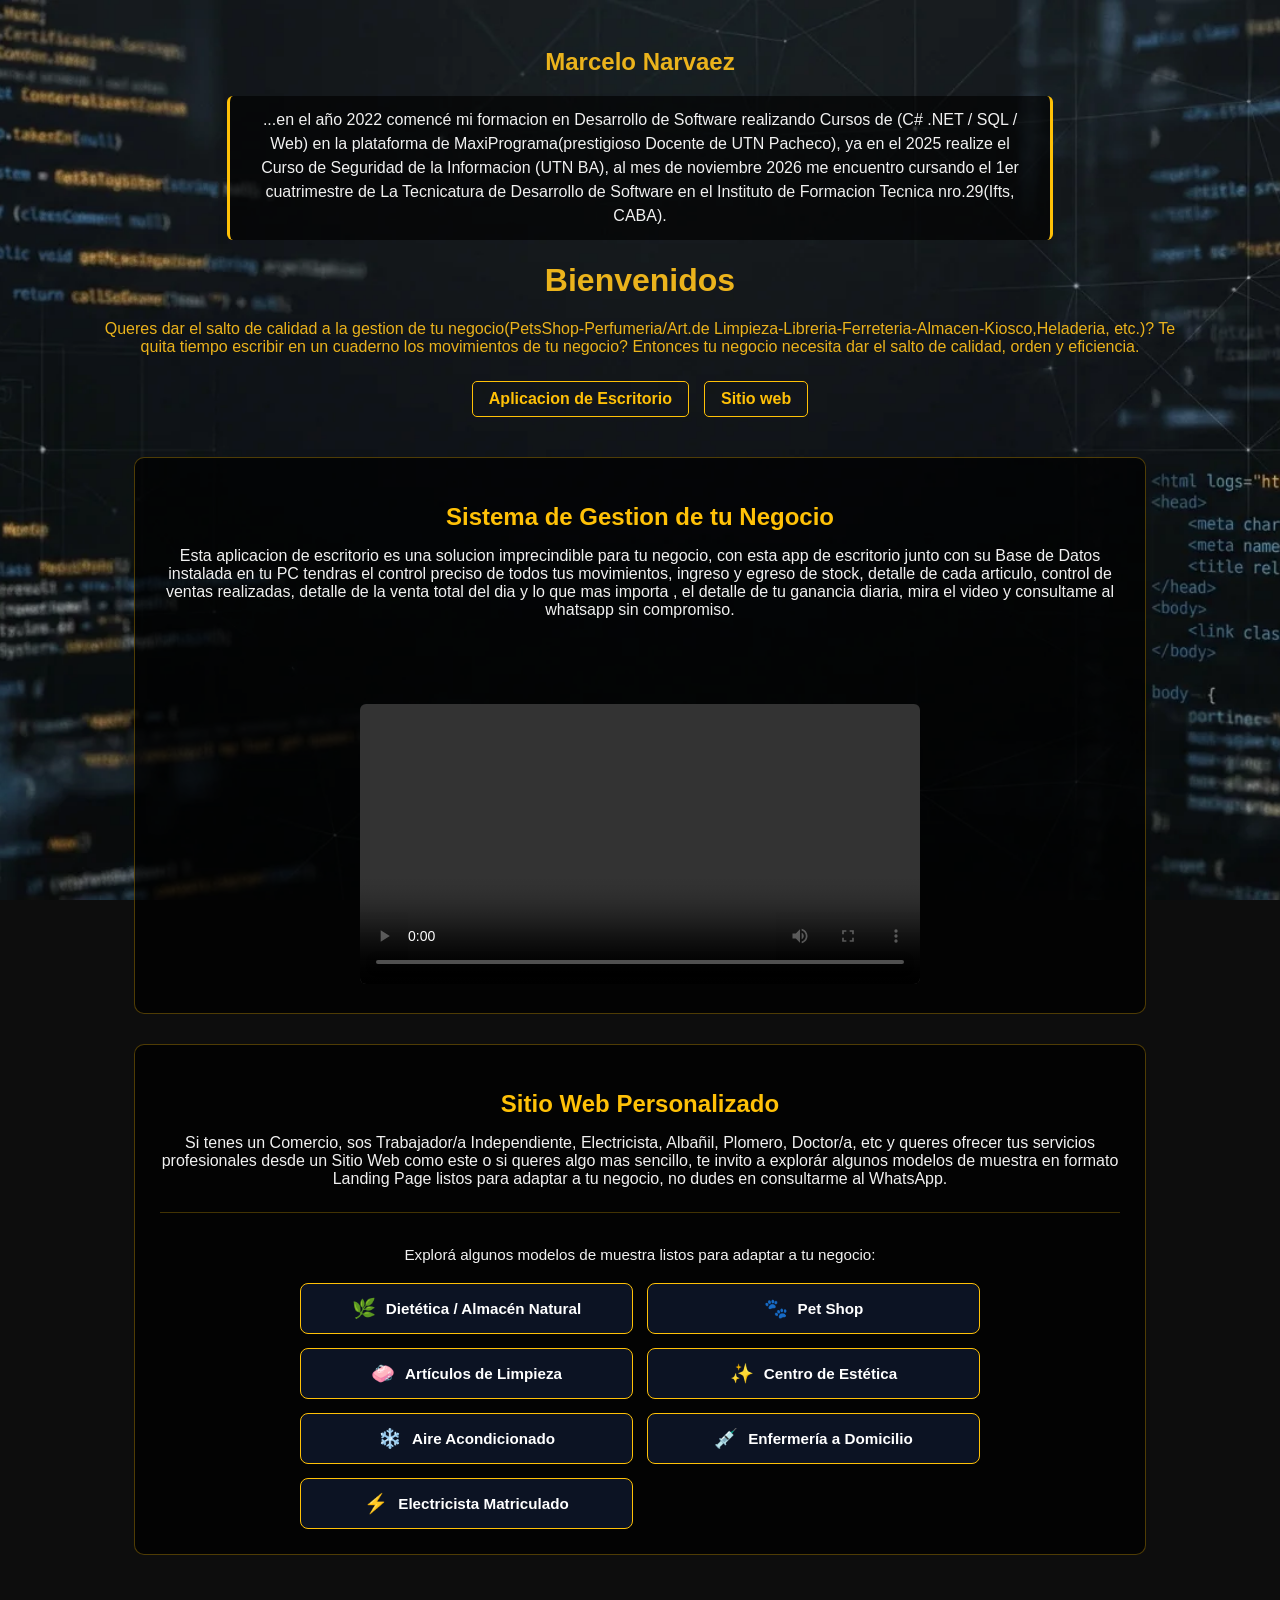
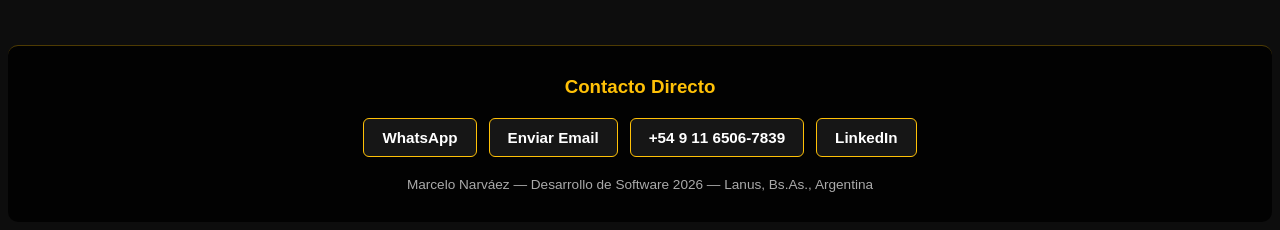
<file: index.html>
<!DOCTYPE html>
<html lang="es">
<head>
    <meta charset="UTF-8">
    <!-- Google Tag Manager (GTM-WVJ5GD9F) -->
    <script async src="https://www.googletagmanager.com/gtag/js?id=GTM-WVJ5GD9F"></script>
    <script>
        window.dataLayer = window.dataLayer || [];
        function gtag() { dataLayer.push(arguments); }
        gtag('js', new Date());
        gtag('config', 'GTM-WVJ5GD9F');
    </script>
    <meta http-equiv="X-UA-Compatible" content="IE=edge">
    <meta name="viewport" content="width=device-width, initial-scale=1.0">

     <!-- Cabeceras de Seguridad (Hardening HTTP en cliente) -->
    <!--<meta http-equiv="Content-Security-Policy" content="default-src 'self'; style-src 'self' https://fonts.googleapis.com; font-src 'self' https://fonts.gstatic.com; media-src 'self'; img-src 'self';">-->
    <meta http-equiv="Content-Security-Policy" content="default-src 'self'; script-src 'self' 'unsafe-inline' https://www.googletagmanager.com; connect-src 'self' https://www.google-analytics.com https://region1.google-analytics.com https://www.googletagmanager.com; img-src 'self' data: https://www.google-analytics.com https://www.googletagmanager.com; style-src 'self' 'unsafe-inline' https://fonts.googleapis.com; font-src 'self' https://fonts.gstatic.com;">
    <meta http-equiv="X-Content-Type-Options" content="nosniff">
    <meta name="referrer" content="strict-origin-when-cross-origin">

    <title>Web Marcelo Narvaez</title>
    <link rel="preconnect" href="https://fonts.googleapis.com">
        <link href="https://fonts.googleapis.com/css2?family=Share+Tech+Mono&display=swap" rel="stylesheet">
    <link rel="stylesheet" href="styles.css?v=3"/>
    
</head>
<body>
    <div class="group">
        <header>
           <h2>Marcelo Narvaez</h2>
                <p class="resena">
                 ...en el año 2022 comencé mi formacion en Desarrollo de Software realizando Cursos de (C# .NET / SQL / Web) en la plataforma de MaxiPrograma(prestigioso Docente de UTN Pacheco), ya en el 2025 realize el Curso de Seguridad de la Informacion (UTN BA), al mes de noviembre 2026 me encuentro cursando el 1er cuatrimestre de La Tecnicatura de Desarrollo de Software en el Instituto de Formacion Tecnica nro.29(Ifts, CABA).
                </p>
           <h1>Bienvenidos</h1>
           <p class="resena1">
                 Queres dar el salto de calidad a la gestion de tu negocio(PetsShop-Perfumeria/Art.de Limpieza-Libreria-Ferreteria-Almacen-Kiosco,Heladeria, etc.)? Te quita tiempo escribir en un cuaderno los movimientos de tu negocio? Entonces tu negocio necesita dar el salto de calidad, orden y eficiencia.
           </p>

             <!-- Menú de navegación rápida hacia cada sección -->
            <nav class="menu">
                <a href="#aplicacion-de-escritorio">Aplicacion de Escritorio</a>
                <a href="#sitio-web">Sitio web</a>
            </nav>
        </header>

        <main>
            <!-- SECCIÓN 1: PROGRAMACIÓN -->
            <section id="aplicacion-de-escritorio" class="seccion-habilidad">
                <h2>Sistema de Gestion de tu Negocio</h2>
                <p>Esta aplicacion de escritorio es una solucion imprecindible para tu negocio, con esta app de escritorio junto con su Base de Datos instalada en tu PC tendras el control preciso de todos tus movimientos, ingreso y egreso de stock, detalle de cada articulo, control de ventas realizadas, detalle de la venta total del dia y lo que mas importa , el detalle de tu ganancia diaria, mira el video y consultame al whatsapp sin compromiso.</p>
                <div class="video">
                    <video width="560" height="315" controls preload="metadata">
                        <source src="videos/app_SistemaDeGestionDeTuNegocio.mp4" type="video/mp4">
                        Tu navegador no soporta la reproducción de video.
                    </video>
                </div>
            </section>

            <!-- SECCIÓN 2: SITIO WEB -->
            <section id="sitio-web" class="seccion-habilidad">
                <h2>Sitio Web Personalizado</h2>
                <p>Si tenes un Comercio, sos Trabajador/a Independiente, Electricista, Albañil, Plomero, Doctor/a, etc y queres ofrecer tus servicios profesionales desde un Sitio Web como este o si queres algo mas sencillo, te invito a explorár algunos modelos de muestra en formato Landing Page listos para adaptar a tu negocio, no dudes en consultarme al WhatsApp.</p>
            <div class="demos-container">
                        <p class="demos-subtitulo">Explorá algunos modelos de muestra listos para adaptar a tu negocio:</p>
                        <div class="demos-grid">

                            <a href="demos/dietetica.html" class="btn-demo">
                                <span class="demo-icono">🌿</span>
                                <span class="demo-texto">Dietética / Almacén Natural</span>
                            </a> 
                            
                            <a href="demos/petshop.html" class="btn-demo">
                                <span class="demo-icono">🐾</span>
                                <span class="demo-texto">Pet Shop</span>
                            </a>

                            <a href="demos/limpieza.html" class="btn-demo">
                                <span class="demo-icono">🧼</span>
                                <span class="demo-texto">Artículos de Limpieza</span>
                            </a>

                            <a href="demos/estetica.html" class="btn-demo">
                                <span class="demo-icono">✨</span>
                                <span class="demo-texto">Centro de Estética</span>
                            </a>

                            <a href="demos/climatizacion.html" class="btn-demo">
                                <span class="demo-icono">❄️</span>
                                <span class="demo-texto">Aire Acondicionado</span>
                            </a>
                            
                            <a href="demos/enfermeria.html" class="btn-demo">
                                <span class="demo-icono">💉</span>
                                <span class="demo-texto">Enfermería a Domicilio</span>
                            </a>

                            <a href="demos/electricista.html" class="btn-demo">
                                <span class="demo-icono">⚡</span>
                                <span class="demo-texto">Electricista Matriculado</span>
                            </a>

                        </div>
                    </div>
                
            </section>
     </div>
        </main>

    
       <footer class="footer">
                <h3>Contacto Directo</h3>
            <div class="contacto-links">
                <a href="https://wa.me/5491165067839?text=Hola%20Marcelo,%20vi%20tu%20pagina%20web%20y%20me%20gustaría%20contactarte." target="_blank" rel="noopener noreferrer" class="btn-contacto whatsapp">
                    WhatsApp
                </a>
                <a href="mailto:narvaeztmg@gmail.com?subject=Contacto%20desde%20Portfolio%20Web" class="btn-contacto email">
                    Enviar Email
                </a>
                <a href="tel:+5491165067839" class="btn-contacto telefono">
                    +54 9 11 6506-7839
                </a>
                <a href="https://www.linkedin.com/in/marcelonarvaeztapia/" target="_blank" rel="noopener noreferrer" class="btn-contacto linkedin">
                    LinkedIn
                </a>
            </div>
            <p class="copyright">Marcelo Narváez — Desarrollo de Software 2026 — Lanus, Bs.As., Argentina</p>
       </footer>
    </div>
    <script src="js/analytics.js" defer></script>
</body>
</html>
</file>
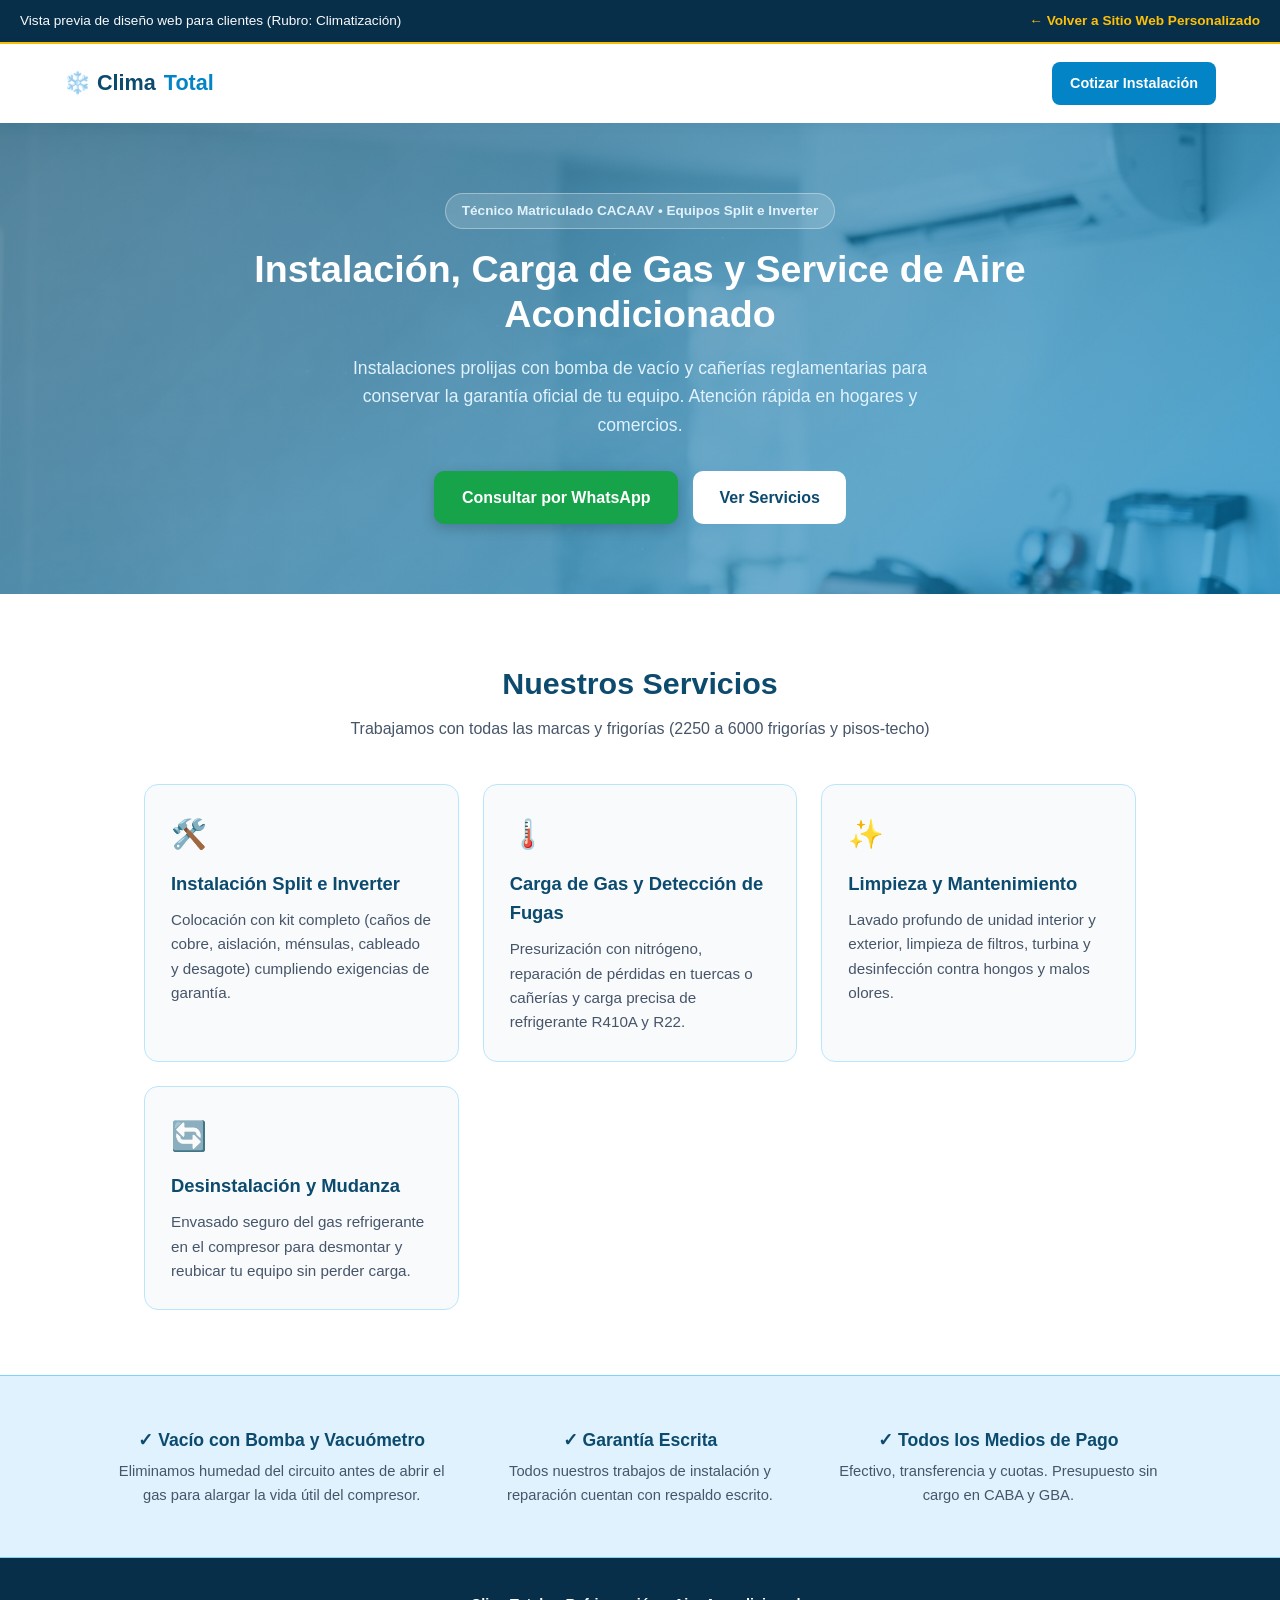
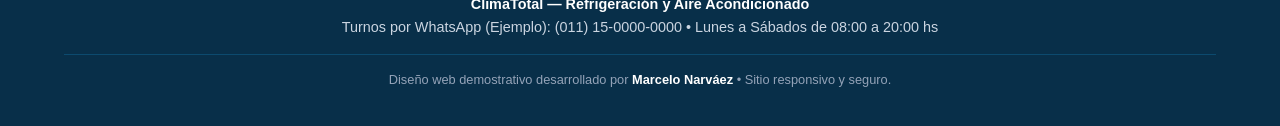
<file: demos/climatizacion.html>
<!DOCTYPE html>
<html lang="es">
<head>
    <meta charset="UTF-8">
    <meta name="viewport" content="width=device-width, initial-scale=1.0">
    <!-- Cabeceras de Seguridad -->
    <meta http-equiv="Content-Security-Policy" content="default-src 'self'; style-src 'self' 'unsafe-inline' https://fonts.googleapis.com; font-src 'self' https://fonts.gstatic.com; img-src 'self' data:;">
    <meta http-equiv="X-Content-Type-Options" content="nosniff">
    <meta name="referrer" content="strict-origin-when-cross-origin">
    
    <title>ClimaTotal | Instalación y Service de Aire Acondicionado - Muestra Web</title>
    <link rel="preconnect" href="https://fonts.googleapis.com">
    <link href="https://fonts.googleapis.com/css2?family=Plus+Jakarta+Sans:wght@400;600;700;800&display=swap" rel="stylesheet">
    
    <style>
        :root {
            --azul-profundo: #0c4a6e;
            --cian-frio: #0284c7;
            --cian-claro: #e0f2fe;
            --naranja-calor: #ea580c;
            --verde-wsp: #16a34a;
            --verde-wsp-hover: #15803d;
            --texto: #0f172a;
            --texto-suave: #475569;
            --blanco: #ffffff;
            --fondo-gris: #f8fafc;
        }

        * {
            box-sizing: border-box;
            margin: 0;
            padding: 0;
        }

        body {
            font-family: 'Plus Jakarta Sans', sans-serif;
            color: var(--texto);
            background-color: var(--blanco);
            line-height: 1.6;
        }

        /* Barra superior de demostración para tus clientes */
        .barra-demo {
            background-color: #082f49;
            color: #f8fafc;
            padding: 10px 20px;
            font-size: 0.85rem;
            display: flex;
            justify-content: space-between;
            align-items: center;
            flex-wrap: wrap;
            gap: 10px;
            border-bottom: 2px solid #ffc107;
        }

        .barra-demo a {
            color: #ffc107;
            text-decoration: none;
            font-weight: 700;
        }

        .barra-demo a:hover {
            text-decoration: underline;
        }

        /* Header */
        header {
            background-color: var(--blanco);
            padding: 18px 5%;
            display: flex;
            justify-content: space-between;
            align-items: center;
            box-shadow: 0 2px 12px rgba(12, 74, 110, 0.08);
            position: sticky;
            top: 0;
            z-index: 100;
        }

        .logo {
            font-size: 1.35rem;
            font-weight: 800;
            color: var(--azul-profundo);
            display: flex;
            align-items: center;
            gap: 8px;
        }

        .logo span {
            color: var(--cian-frio);
        }

        .btn-nav {
            background-color: var(--cian-frio);
            color: var(--blanco);
            padding: 10px 18px;
            border-radius: 8px;
            text-decoration: none;
            font-weight: 700;
            font-size: 0.9rem;
            transition: background 0.3s;
        }

        .btn-nav:hover {
            background-color: var(--azul-profundo);
        }

        /* Hero */
        .hero {
            background:
            linear-gradient(135deg, rgba(12, 74, 110, 0.62) 0%, rgba(2, 132, 199, 0.58) 100%),
            url('../img/img_TecnicoAireAcondicionado.webp') center / cover no-repeat;
        color: var(--blanco);
        padding: 70px 5%;
        text-align: center;
        }

        .badge-matriculado {
            display: inline-block;
            background-color: rgba(255, 255, 255, 0.15);
            color: #e0f2fe;
            border: 1px solid rgba(255, 255, 255, 0.35);
            padding: 6px 16px;
            border-radius: 50px;
            font-size: 0.85rem;
            font-weight: 600;
            margin-bottom: 18px;
        }

        .hero h1 {
            font-size: 2.35rem;
            font-weight: 800;
            max-width: 780px;
            margin: 0 auto 16px auto;
            line-height: 1.22;
        }

        .hero p {
            font-size: 1.1rem;
            color: #e0f2fe;
            max-width: 640px;
            margin: 0 auto 32px auto;
        }

        .cta-grupo {
            display: flex;
            justify-content: center;
            gap: 15px;
            flex-wrap: wrap;
        }

        .btn-wsp {
            background-color: var(--verde-wsp);
            color: var(--blanco);
            padding: 14px 28px;
            border-radius: 10px;
            text-decoration: none;
            font-weight: 700;
            font-size: 1rem;
            box-shadow: 0 4px 14px rgba(0, 0, 0, 0.2);
            transition: transform 0.2s, background 0.3s;
        }

        .btn-wsp:hover {
            background-color: var(--verde-wsp-hover);
            transform: translateY(-2px);
        }

        .btn-secundario {
            background-color: var(--blanco);
            color: var(--azul-profundo);
            padding: 14px 26px;
            border-radius: 10px;
            text-decoration: none;
            font-weight: 700;
            font-size: 1rem;
            transition: background 0.3s;
        }

        .btn-secundario:hover {
            background-color: var(--cian-claro);
        }

        /* Servicios */
        .seccion {
            padding: 65px 5%;
            max-width: 1120px;
            margin: 0 auto;
        }

        .encabezado-seccion {
            text-align: center;
            margin-bottom: 42px;
        }

        .encabezado-seccion h2 {
            font-size: 1.9rem;
            font-weight: 800;
            color: var(--azul-profundo);
            margin-bottom: 8px;
        }

        .encabezado-seccion p {
            color: var(--texto-suave);
        }

        .grid-servicios {
            display: grid;
            grid-template-columns: repeat(auto-fit, minmax(250px, 1fr));
            gap: 24px;
        }

        .card {
            background-color: var(--fondo-gris);
            border: 1px solid #bae6fd;
            border-radius: 14px;
            padding: 26px;
            transition: transform 0.25s, box-shadow 0.25s;
        }

        .card:hover {
            transform: translateY(-4px);
            box-shadow: 0 10px 24px rgba(2, 132, 199, 0.12);
        }

        .icono {
            font-size: 1.8rem;
            margin-bottom: 12px;
            display: inline-block;
        }

        .card h3 {
            font-size: 1.15rem;
            color: var(--azul-profundo);
            margin-bottom: 10px;
        }

        .card p {
            font-size: 0.95rem;
            color: var(--texto-suave);
        }

        /* Banda de Garantía de Fábrica */
        .banda-garantia {
            background-color: var(--cian-claro);
            padding: 50px 5%;
            border-top: 1px solid #7dd3fc;
            border-bottom: 1px solid #7dd3fc;
        }

        .grid-garantia {
            max-width: 1050px;
            margin: 0 auto;
            display: grid;
            grid-template-columns: repeat(auto-fit, minmax(250px, 1fr));
            gap: 25px;
            text-align: center;
        }

        .item-garantia h4 {
            color: var(--azul-profundo);
            font-size: 1.1rem;
            margin-bottom: 6px;
        }

        .item-garantia p {
            color: var(--texto-suave);
            font-size: 0.92rem;
        }

        /* Footer */
        footer {
            background-color: #082f49;
            color: #cbd5e1;
            text-align: center;
            padding: 35px 5%;
            font-size: 0.9rem;
        }

        footer strong {
            color: var(--blanco);
        }

        .aviso-demo {
            margin-top: 15px;
            padding-top: 15px;
            border-top: 1px solid #0c4a6e;
            font-size: 0.8rem;
            color: #94a3b8;
        }

        @media (max-width: 600px) {
            .hero h1 {
                font-size: 1.8rem;
            }
            .barra-demo {
                justify-content: center;
                text-align: center;
            }
        }
    </style>
</head>
<body>

    <!-- Barra superior de navegación hacia tu web de servicios -->
    <div class="barra-demo">
        <span>Vista previa de diseño web para clientes (Rubro: Climatización)</span>
        <a href="../index.html#sitio-web">← Volver a Sitio Web Personalizado</a>
    </div>

    <header>
        <div class="logo">❄️ Clima<span>Total</span></div>
        <a href="#contacto" class="btn-nav">Cotizar Instalación</a>
    </header>

    <section class="hero">
        <span class="badge-matriculado">Técnico Matriculado CACAAV • Equipos Split e Inverter</span>
        <h1>Instalación, Carga de Gas y Service de Aire Acondicionado</h1>
        <p>Instalaciones prolijas con bomba de vacío y cañerías reglamentarias para conservar la garantía oficial de tu equipo. Atención rápida en hogares y comercios.</p>
        <div class="cta-grupo">
            <a href="https://wa.me/5491100000000?text=Hola,%20quisiera%20pedir%20presupuesto%20por%20un%20aire%20acondicionado" target="_blank" rel="noopener noreferrer" class="btn-wsp">
                Consultar por WhatsApp
            </a>
            <a href="#servicios" class="btn-secundario">Ver Servicios</a>
        </div>
    </section>

    <section id="servicios" class="seccion">
        <div class="encabezado-seccion">
            <h2>Nuestros Servicios</h2>
            <p>Trabajamos con todas las marcas y frigorías (2250 a 6000 frigorías y pisos-techo)</p>
        </div>

        <div class="grid-servicios">
            <div class="card">
                <span class="icono">🛠️</span>
                <h3>Instalación Split e Inverter</h3>
                <p>Colocación con kit completo (caños de cobre, aislación, ménsulas, cableado y desagote) cumpliendo exigencias de garantía.</p>
            </div>

            <div class="card">
                <span class="icono">🌡️</span>
                <h3>Carga de Gas y Detección de Fugas</h3>
                <p>Presurización con nitrógeno, reparación de pérdidas en tuercas o cañerías y carga precisa de refrigerante R410A y R22.</p>
            </div>

            <div class="card">
                <span class="icono">✨</span>
                <h3>Limpieza y Mantenimiento</h3>
                <p>Lavado profundo de unidad interior y exterior, limpieza de filtros, turbina y desinfección contra hongos y malos olores.</p>
            </div>

            <div class="card">
                <span class="icono">🔄</span>
                <h3>Desinstalación y Mudanza</h3>
                <p>Envasado seguro del gas refrigerante en el compresor para desmontar y reubicar tu equipo sin perder carga.</p>
            </div>
        </div>
    </section>

    <section class="banda-garantia">
        <div class="grid-garantia">
            <div class="item-garantia">
                <h4>✓ Vacío con Bomba y Vacuómetro</h4>
                <p>Eliminamos humedad del circuito antes de abrir el gas para alargar la vida útil del compresor.</p>
            </div>
            <div class="item-garantia">
                <h4>✓ Garantía Escrita</h4>
                <p>Todos nuestros trabajos de instalación y reparación cuentan con respaldo escrito.</p>
            </div>
            <div class="item-garantia">
                <h4>✓ Todos los Medios de Pago</h4>
                <p>Efectivo, transferencia y cuotas. Presupuesto sin cargo en CABA y GBA.</p>
            </div>
        </div>
    </section>

    <footer id="contacto">
        <p><strong>ClimaTotal — Refrigeración y Aire Acondicionado</strong></p>
        <p>Turnos por WhatsApp (Ejemplo): (011) 15-0000-0000 • Lunes a Sábados de 08:00 a 20:00 hs</p>
        <div class="aviso-demo">
            Diseño web demostrativo desarrollado por <strong>Marcelo Narváez</strong> • Sitio responsivo y seguro.
        </div>
    </footer>

</body>
</html>
</file>
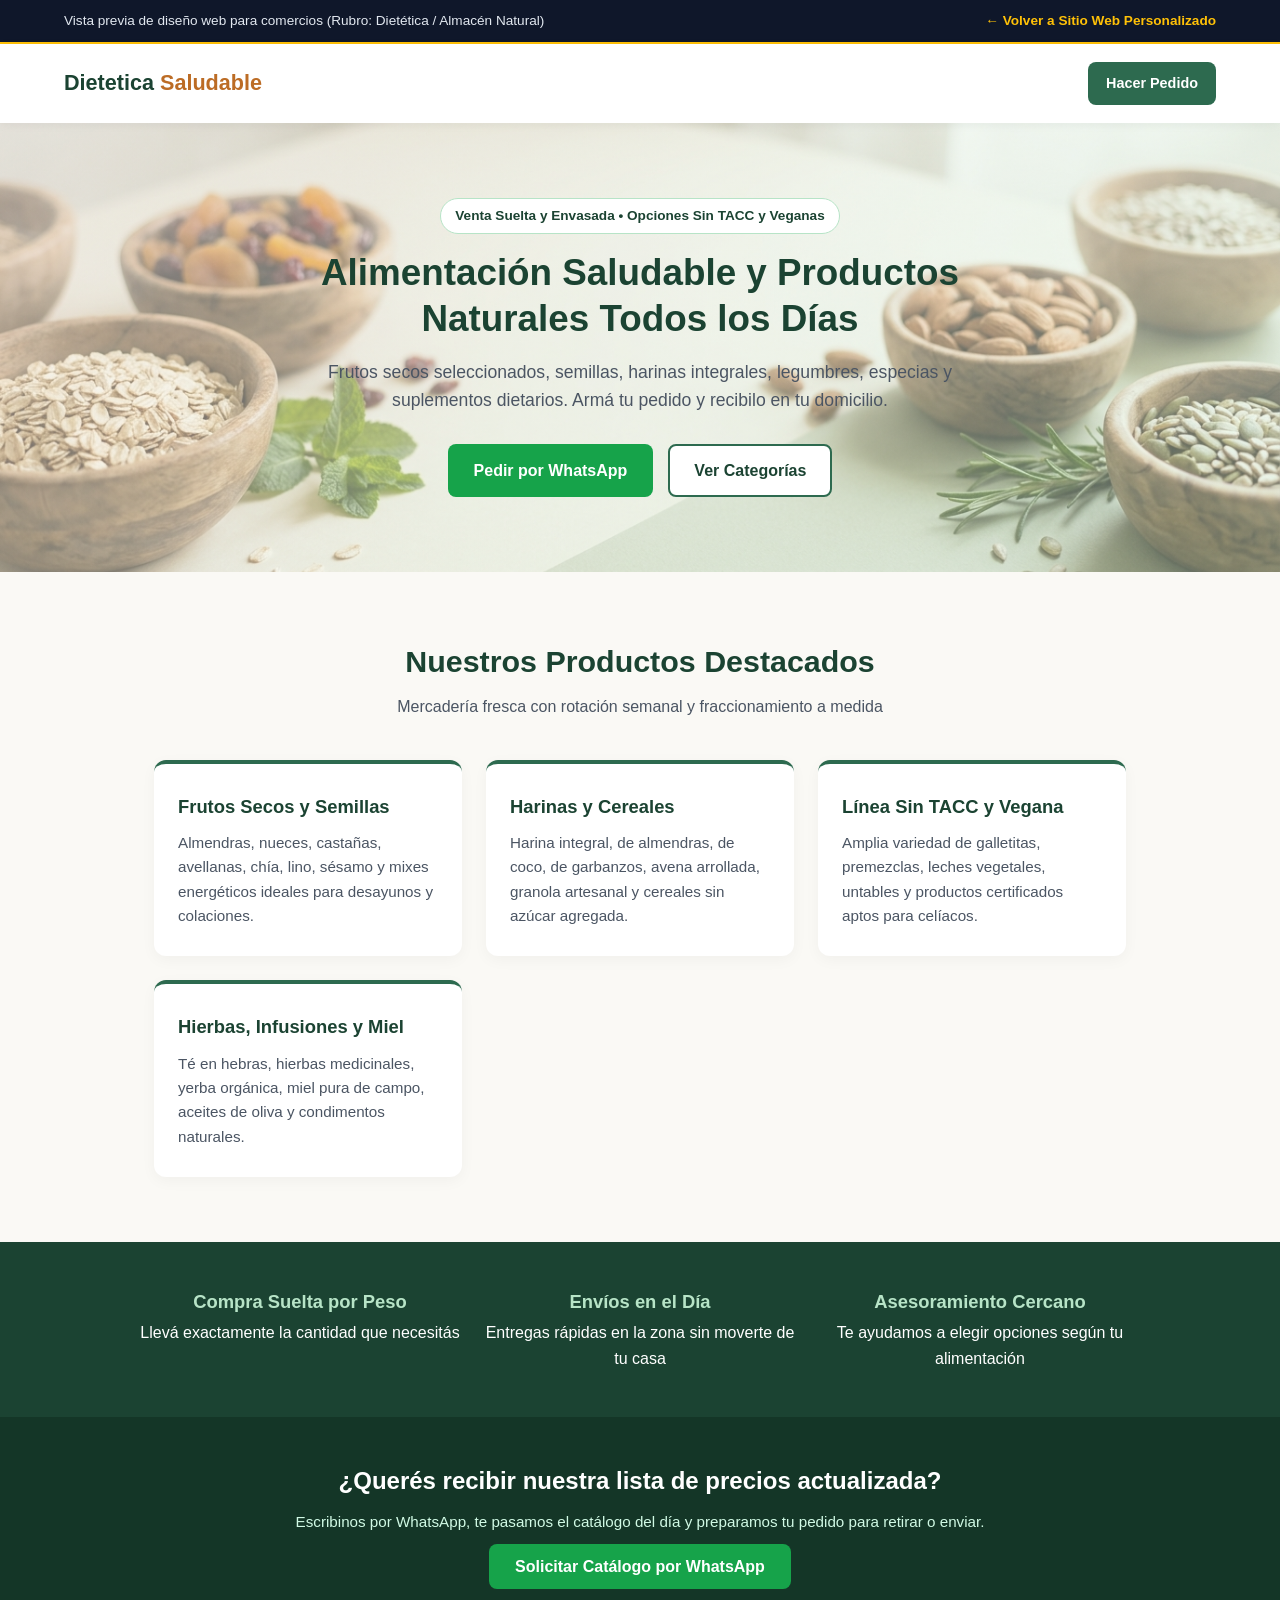
<file: demos/dietetica.html>
<!DOCTYPE html>
<html lang="es">
<head>
    <meta charset="UTF-8">
    <meta name="viewport" content="width=device-width, initial-scale=1.0">
    <meta http-equiv="Content-Security-Policy" content="default-src 'self'; style-src 'self' 'unsafe-inline' https://fonts.googleapis.com; font-src 'self' https://fonts.gstatic.com; img-src 'self' data:;">
    <title>Almacén Natural Raíces | Dietética y Productos Saludables</title>
    <meta name="description" content="Dietética y almacén natural. Frutos secos, harinas integrales, productos sin TACC, suplementos naturales y envíos a domicilio.">
    <link rel="preconnect" href="https://fonts.googleapis.com">
    <link rel="preconnect" href="https://fonts.gstatic.com" crossorigin>
    <link href="https://fonts.googleapis.com/css2?family=Plus+Jakarta+Sans:wght@400;600;700&display=swap" rel="stylesheet">
    <style>
        :root {
            --verde-bosque: #1b4332;
            --verde-hoja: #2d6a4f;
            --verde-claro: #d8f3dc;
            --crema: #faf9f5;
            --tierra: #bc6c25;
            --texto-oscuro: #1f2937;
            --texto-gris: #4b5563;
            --blanco: #ffffff;
        }

        * {
            box-sizing: border-box;
            margin: 0;
            padding: 0;
        }

        body {
            font-family: 'Plus Jakarta Sans', sans-serif;
            background-color: var(--crema);
            color: var(--texto-oscuro);
            line-height: 1.6;
        }

        /* Barra superior demo */
        .barra-demo {
            background-color: #0f172a;
            color: #e2e8f0;
            padding: 10px 5%;
            display: flex;
            justify-content: space-between;
            align-items: center;
            flex-wrap: wrap;
            gap: 10px;
            font-size: 0.85rem;
            border-bottom: 2px solid #ffc107;
        }

        .barra-demo a {
            color: #ffc107;
            text-decoration: none;
            font-weight: 700;
        }

        .barra-demo a:hover {
            text-decoration: underline;
        }

        /* Navegación */
        header {
            background-color: var(--blanco);
            padding: 18px 5%;
            display: flex;
            justify-content: space-between;
            align-items: center;
            box-shadow: 0 2px 10px rgba(0, 0, 0, 0.05);
            position: sticky;
            top: 0;
            z-index: 100;
        }

        .logo {
            font-size: 1.35rem;
            font-weight: 700;
            color: var(--verde-bosque);
        }

        .logo span {
            color: var(--tierra);
        }

        .btn-nav {
            background-color: var(--verde-hoja);
            color: var(--blanco);
            padding: 10px 18px;
            border-radius: 8px;
            text-decoration: none;
            font-weight: 600;
            font-size: 0.9rem;
            transition: background 0.3s;
        }

        .btn-nav:hover {
            background-color: var(--verde-bosque);
        }

        /* Hero con imagen de fondo traslúcida */
        .hero {
            background-image:
                linear-gradient(135deg, rgba(250, 249, 245, 0.48) 0%, rgba(216, 243, 220, 0.42) 100%),
                url('../img/img_dietetica.webp');
            background-position: center;
            background-size: cover;
            background-repeat: no-repeat;
            padding: 75px 5%;
            text-align: center;
        }

        .badge-rubro {
            display: inline-block;
            background-color: var(--blanco);
            color: var(--verde-bosque);
            border: 1px solid #b7e4c7;
            padding: 6px 14px;
            border-radius: 20px;
            font-size: 0.85rem;
            font-weight: 600;
            margin-bottom: 16px;
        }

        .hero h1 {
            font-size: 2.3rem;
            color: var(--verde-bosque);
            max-width: 750px;
            margin: 0 auto 16px auto;
            line-height: 1.25;
        }

        .hero p {
            font-size: 1.1rem;
            color: var(--texto-gris);
            max-width: 630px;
            margin: 0 auto 30px auto;
        }

        .botones-hero {
            display: flex;
            justify-content: center;
            gap: 15px;
            flex-wrap: wrap;
        }

        .btn-wsp {
            background-color: #16a34a;
            color: var(--blanco);
            padding: 14px 26px;
            border-radius: 8px;
            text-decoration: none;
            font-weight: 700;
            transition: transform 0.2s, background 0.3s;
        }

        .btn-wsp:hover {
            background-color: #15803d;
            transform: translateY(-2px);
        }

        .btn-secundario {
            background-color: var(--blanco);
            color: var(--verde-bosque);
            border: 2px solid var(--verde-hoja);
            padding: 12px 24px;
            border-radius: 8px;
            text-decoration: none;
            font-weight: 600;
            transition: background 0.3s;
        }

        .btn-secundario:hover {
            background-color: var(--verde-claro);
        }

        /* Sección Productos */
        .seccion {
            padding: 65px 5%;
            max-width: 1100px;
            margin: 0 auto;
        }

        .titulo-seccion {
            text-align: center;
            margin-bottom: 40px;
        }

        .titulo-seccion h2 {
            font-size: 1.9rem;
            color: var(--verde-bosque);
            margin-bottom: 8px;
        }

        .titulo-seccion p {
            color: var(--texto-gris);
        }

        .grid-servicios {
            display: grid;
            grid-template-columns: repeat(auto-fit, minmax(240px, 1fr));
            gap: 24px;
        }

        .card-servicio {
            background-color: var(--blanco);
            padding: 28px 24px;
            border-radius: 12px;
            border-top: 4px solid var(--verde-hoja);
            box-shadow: 0 4px 15px rgba(0, 0, 0, 0.04);
        }

        .card-servicio h3 {
            font-size: 1.15rem;
            color: var(--verde-bosque);
            margin-bottom: 10px;
        }

        .card-servicio p {
            font-size: 0.95rem;
            color: var(--texto-gris);
        }

        /* Banda beneficios */
        .banda-confianza {
            background-color: var(--verde-bosque);
            color: var(--blanco);
            padding: 45px 5%;
            text-align: center;
        }

        .banda-grid {
            max-width: 1000px;
            margin: 0 auto;
            display: grid;
            grid-template-columns: repeat(auto-fit, minmax(220px, 1fr));
            gap: 20px;
        }

        .banda-item strong {
            display: block;
            font-size: 1.15rem;
            color: #b7e4c7;
            margin-bottom: 4px;
        }

        /* Footer */
        footer {
            background-color: #143627;
            color: #d1fae5;
            text-align: center;
            padding: 45px 5%;
        }

        footer h2 {
            color: var(--blanco);
            margin-bottom: 10px;
        }

        footer p {
            margin-bottom: 20px;
            font-size: 0.95rem;
        }

        @media (max-width: 600px) {
            .hero h1 {
                font-size: 1.75rem;
            }
        }
    </style>
</head>
<body>

    <div class="barra-demo">
        <span>Vista previa de diseño web para comercios (Rubro: Dietética / Almacén Natural)</span>
        <a href="../index.html#sitio-web">← Volver a Sitio Web Personalizado</a>
    </div>

    <header>
        <div class="logo">Dietetica <span>Saludable</span></div>
        <a href="#contacto" class="btn-nav">Hacer Pedido</a>
    </header>

    <section class="hero">
        <span class="badge-rubro">Venta Suelta y Envasada • Opciones Sin TACC y Veganas</span>
        <h1>Alimentación Saludable y Productos Naturales Todos los Días</h1>
        <p>Frutos secos seleccionados, semillas, harinas integrales, legumbres, especias y suplementos dietarios. Armá tu pedido y recibilo en tu domicilio.</p>
        <div class="botones-hero">
            <a href="https://wa.me/5491100000000?text=Hola,%20quisiera%20consultar%20por%20productos%20de%20la%20diet%C3%A9tica" target="_blank" rel="noopener noreferrer" class="btn-wsp">Pedir por WhatsApp</a>
            <a href="#productos" class="btn-secundario">Ver Categorías</a>
        </div>
    </section>

    <section id="productos" class="seccion">
        <div class="titulo-seccion">
            <h2>Nuestros Productos Destacados</h2>
            <p>Mercadería fresca con rotación semanal y fraccionamiento a medida</p>
        </div>
        <div class="grid-servicios">
            <article class="card-servicio">
                <h3>Frutos Secos y Semillas</h3>
                <p>Almendras, nueces, castañas, avellanas, chía, lino, sésamo y mixes energéticos ideales para desayunos y colaciones.</p>
            </article>
            <article class="card-servicio">
                <h3>Harinas y Cereales</h3>
                <p>Harina integral, de almendras, de coco, de garbanzos, avena arrollada, granola artesanal y cereales sin azúcar agregada.</p>
            </article>
            <article class="card-servicio">
                <h3>Línea Sin TACC y Vegana</h3>
                <p>Amplia variedad de galletitas, premezclas, leches vegetales, untables y productos certificados aptos para celíacos.</p>
            </article>
            <article class="card-servicio">
                <h3>Hierbas, Infusiones y Miel</h3>
                <p>Té en hebras, hierbas medicinales, yerba orgánica, miel pura de campo, aceites de oliva y condimentos naturales.</p>
            </article>
        </div>
    </section>

    <section class="banda-confianza">
        <div class="banda-grid">
            <div class="banda-item">
                <strong>Compra Suelta por Peso</strong>
                <span>Llevá exactamente la cantidad que necesitás</span>
            </div>
            <div class="banda-item">
                <strong>Envíos en el Día</strong>
                <span>Entregas rápidas en la zona sin moverte de tu casa</span>
            </div>
            <div class="banda-item">
                <strong>Asesoramiento Cercano</strong>
                <span>Te ayudamos a elegir opciones según tu alimentación</span>
            </div>
        </div>
    </section>

    <footer id="contacto">
        <h2>¿Querés recibir nuestra lista de precios actualizada?</h2>
        <p>Escribinos por WhatsApp, te pasamos el catálogo del día y preparamos tu pedido para retirar o enviar.</p>
        <a href="https://wa.me/5491100000000?text=Hola,%20me%20pas%C3%A1s%20la%20lista%20de%20precios%20de%20la%20diet%C3%A9tica?" target="_blank" rel="noopener noreferrer" class="btn-wsp">Solicitar Catálogo por WhatsApp</a>
    </footer>

</body>
</html>
</file>
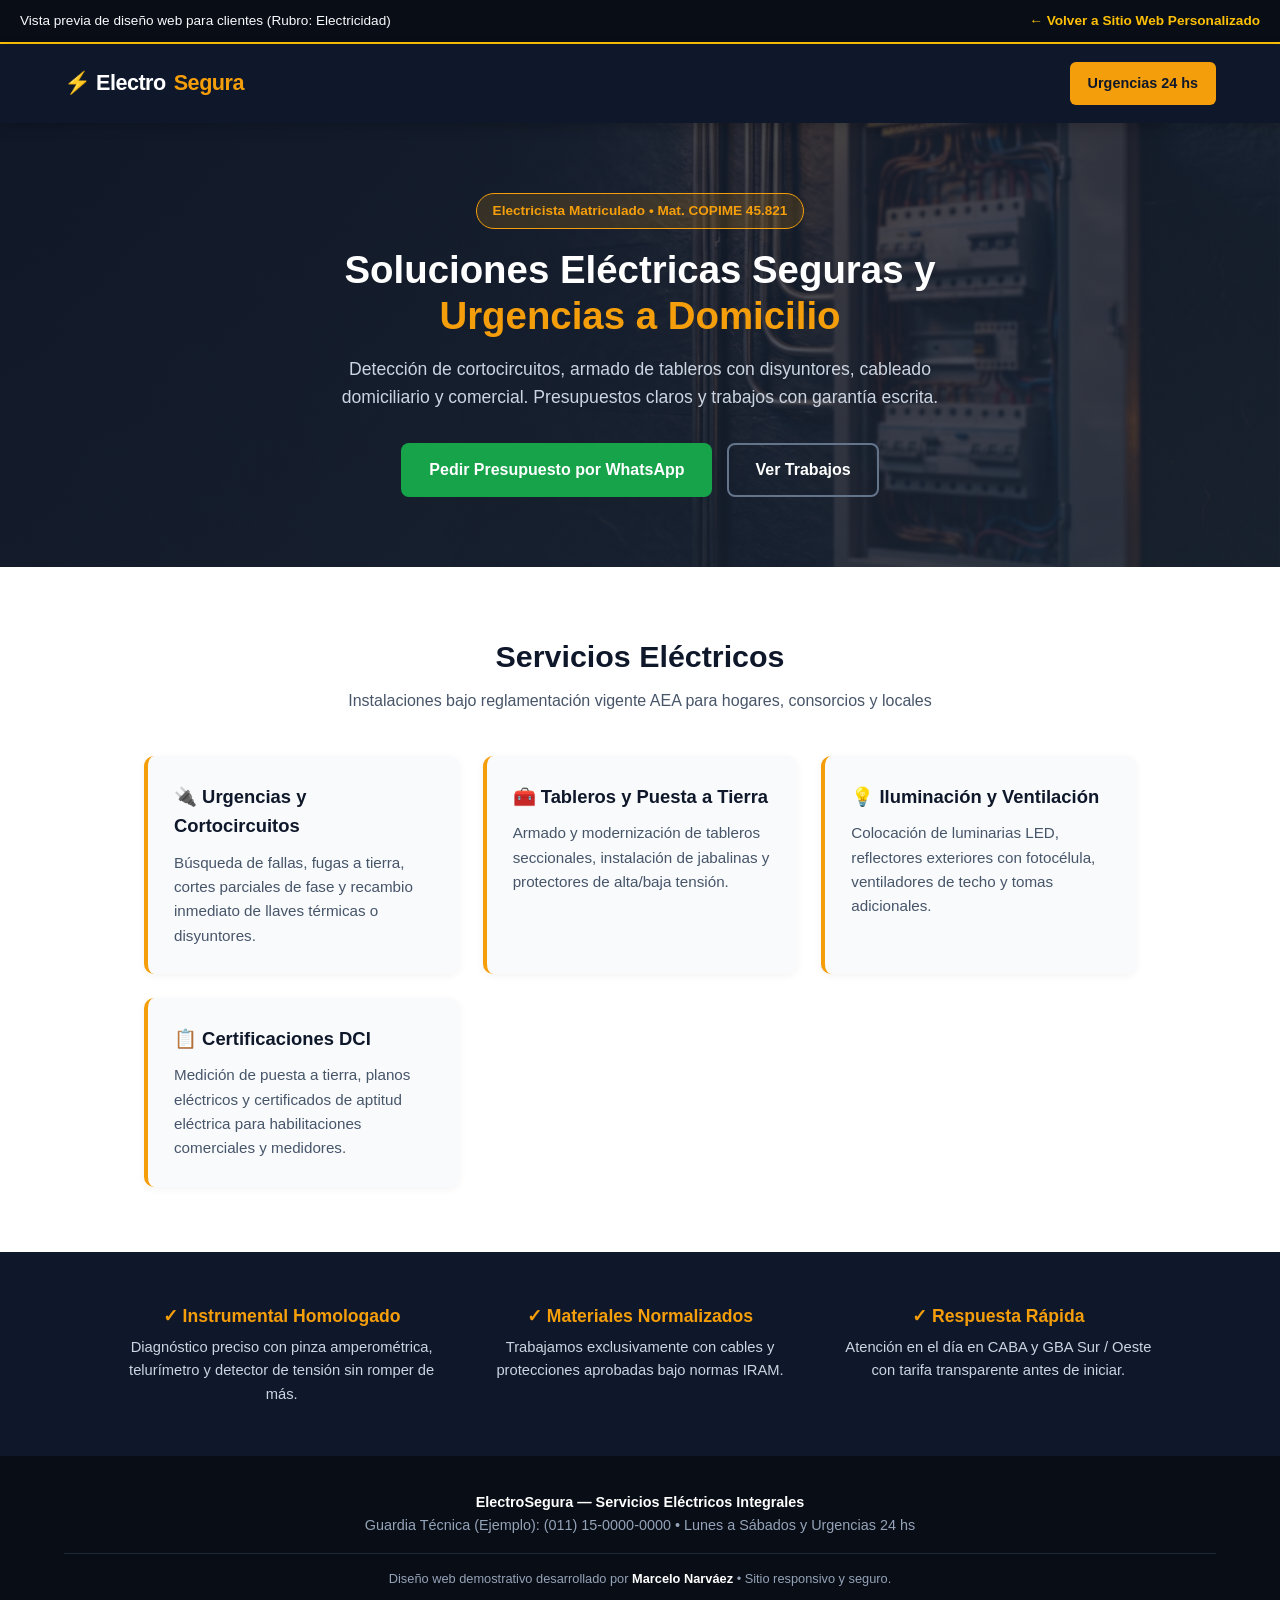
<file: demos/electricista.html>
<!DOCTYPE html>
<html lang="es">
<head>
    <meta charset="UTF-8">
    <meta name="viewport" content="width=device-width, initial-scale=1.0">
    <!-- Cabeceras de Seguridad -->
    <meta http-equiv="Content-Security-Policy" content="default-src 'self'; style-src 'self' 'unsafe-inline' https://fonts.googleapis.com; font-src 'self' https://fonts.gstatic.com; img-src 'self' data:;">
    <meta http-equiv="X-Content-Type-Options" content="nosniff">
    <meta name="referrer" content="strict-origin-when-cross-origin">
    
    <title>ElectroSegura | Electricista Matriculado 24hs - Muestra Web</title>
    <link rel="preconnect" href="https://fonts.googleapis.com">
    <link href="https://fonts.googleapis.com/css2?family=Inter:wght@400;600;800&display=swap" rel="stylesheet">
    
    <style>
        :root {
            --oscuro: #0f172a;
            --oscuro-secundario: #1e293b;
            --amarillo: #f59e0b;
            --amarillo-hover: #d97706;
            --verde-wsp: #16a34a;
            --verde-wsp-hover: #15803d;
            --fondo-gris: #f8fafc;
            --texto: #1e293b;
            --texto-suave: #475569;
            --blanco: #ffffff;
        }

        * {
            box-sizing: border-box;
            margin: 0;
            padding: 0;
        }

        body {
            font-family: 'Inter', sans-serif;
            color: var(--texto);
            background-color: var(--blanco);
            line-height: 1.6;
        }

        /* Barra superior de demostración para tus clientes */
        .barra-demo {
            background-color: #090d16;
            color: #f8fafc;
            padding: 10px 20px;
            font-size: 0.85rem;
            display: flex;
            justify-content: space-between;
            align-items: center;
            flex-wrap: wrap;
            gap: 10px;
            border-bottom: 2px solid #ffc107;
        }

        .barra-demo a {
            color: #ffc107;
            text-decoration: none;
            font-weight: 700;
        }

        .barra-demo a:hover {
            text-decoration: underline;
        }

        /* Header */
        header {
            background-color: var(--oscuro);
            color: var(--blanco);
            padding: 18px 5%;
            display: flex;
            justify-content: space-between;
            align-items: center;
            position: sticky;
            top: 0;
            z-index: 100;
            box-shadow: 0 4px 12px rgba(0, 0, 0, 0.2);
        }

        .logo {
            font-size: 1.35rem;
            font-weight: 800;
            letter-spacing: -0.5px;
            display: flex;
            align-items: center;
            gap: 8px;
        }

        .logo span {
            color: var(--amarillo);
        }

        .btn-urgencia {
            background-color: var(--amarillo);
            color: var(--oscuro);
            padding: 10px 18px;
            border-radius: 6px;
            text-decoration: none;
            font-weight: 800;
            font-size: 0.9rem;
            transition: background 0.3s;
        }

        .btn-urgencia:hover {
            background-color: var(--amarillo-hover);
        }

        /* Hero */
        .hero {
            background:
            linear-gradient(135deg, rgba(15, 23, 42, 0.82) 0%, rgba(30, 41, 59, 0.76) 100%),
            url('../img/img_Electricista.webp') center / cover no-repeat;
        color: #ffffff;
        padding: 70px 5%;
        text-align: center;
        }

        .badge-urgencia {
            display: inline-block;
            background-color: rgba(245, 158, 11, 0.15);
            color: var(--amarillo);
            border: 1px solid var(--amarillo);
            padding: 6px 16px;
            border-radius: 50px;
            font-size: 0.85rem;
            font-weight: 600;
            margin-bottom: 18px;
        }

        .hero h1 {
            font-size: 2.4rem;
            font-weight: 800;
            max-width: 780px;
            margin: 0 auto 16px auto;
            line-height: 1.2;
        }

        .hero h1 span {
            color: var(--amarillo);
        }

        .hero p {
            font-size: 1.1rem;
            color: #cbd5e1;
            max-width: 630px;
            margin: 0 auto 32px auto;
        }

        .cta-grupo {
            display: flex;
            justify-content: center;
            gap: 15px;
            flex-wrap: wrap;
        }

        .btn-wsp {
            background-color: var(--verde-wsp);
            color: var(--blanco);
            padding: 14px 28px;
            border-radius: 8px;
            text-decoration: none;
            font-weight: 700;
            font-size: 1rem;
            transition: transform 0.2s, background 0.3s;
        }

        .btn-wsp:hover {
            background-color: var(--verde-wsp-hover);
            transform: translateY(-2px);
        }

        .btn-presupuesto {
            background-color: transparent;
            color: var(--blanco);
            border: 2px solid #64748b;
            padding: 12px 26px;
            border-radius: 8px;
            text-decoration: none;
            font-weight: 600;
            font-size: 1rem;
            transition: border-color 0.3s;
        }

        .btn-presupuesto:hover {
            border-color: var(--amarillo);
            color: var(--amarillo);
        }

        /* Servicios */
        .seccion {
            padding: 65px 5%;
            max-width: 1120px;
            margin: 0 auto;
        }

        .encabezado-seccion {
            text-align: center;
            margin-bottom: 42px;
        }

        .encabezado-seccion h2 {
            font-size: 1.9rem;
            font-weight: 800;
            color: var(--oscuro);
            margin-bottom: 8px;
        }

        .encabezado-seccion p {
            color: var(--texto-suave);
        }

        .grid-servicios {
            display: grid;
            grid-template-columns: repeat(auto-fit, minmax(250px, 1fr));
            gap: 24px;
        }

        .tarjeta {
            background-color: var(--fondo-gris);
            border-left: 4px solid var(--amarillo);
            border-radius: 10px;
            padding: 26px;
            box-shadow: 0 2px 8px rgba(15, 23, 42, 0.05);
            transition: transform 0.25s;
        }

        .tarjeta:hover {
            transform: translateY(-4px);
        }

        .tarjeta h3 {
            font-size: 1.15rem;
            margin-bottom: 10px;
            color: var(--oscuro);
            display: flex;
            align-items: center;
            gap: 8px;
        }

        .tarjeta p {
            font-size: 0.95rem;
            color: var(--texto-suave);
        }

        /* Garantías */
        .garantias {
            background-color: var(--oscuro);
            color: var(--blanco);
            padding: 50px 5%;
        }

        .grid-garantias {
            max-width: 1050px;
            margin: 0 auto;
            display: grid;
            grid-template-columns: repeat(auto-fit, minmax(250px, 1fr));
            gap: 25px;
            text-align: center;
        }

        .garantia-item h4 {
            color: var(--amarillo);
            font-size: 1.1rem;
            margin-bottom: 6px;
        }

        .garantia-item p {
            color: #cbd5e1;
            font-size: 0.92rem;
        }

        /* Footer */
        footer {
            background-color: #090d16;
            color: #94a3b8;
            text-align: center;
            padding: 35px 5%;
            font-size: 0.9rem;
        }

        footer strong {
            color: var(--blanco);
        }

        .aviso-demo {
            margin-top: 15px;
            padding-top: 15px;
            border-top: 1px solid #1e293b;
            font-size: 0.8rem;
        }

        @media (max-width: 600px) {
            .hero h1 {
                font-size: 1.8rem;
            }
            .barra-demo {
                justify-content: center;
                text-align: center;
            }
        }
    </style>
</head>
<body>

    <!-- Barra superior de navegación hacia tu web de servicios -->
    <div class="barra-demo">
        <span>Vista previa de diseño web para clientes (Rubro: Electricidad)</span>
        <a href="../index.html#sitio-web">← Volver a Sitio Web Personalizado</a>
    </div>

    <header>
        <div class="logo">⚡ Electro<span>Segura</span></div>
        <a href="#contacto" class="btn-urgencia">Urgencias 24 hs</a>
    </header>

    <section class="hero">
        <span class="badge-urgencia">Electricista Matriculado • Mat. COPIME 45.821</span>
        <h1>Soluciones Eléctricas Seguras y <span>Urgencias a Domicilio</span></h1>
        <p>Detección de cortocircuitos, armado de tableros con disyuntores, cableado domiciliario y comercial. Presupuestos claros y trabajos con garantía escrita.</p>
        <div class="cta-grupo">
            <a href="https://wa.me/5491100000000?text=Hola,%20necesito%20consultar%20por%20un%20trabajo%20de%20electricidad" target="_blank" rel="noopener noreferrer" class="btn-wsp">
                Pedir Presupuesto por WhatsApp
            </a>
            <a href="#servicios" class="btn-presupuesto">Ver Trabajos</a>
        </div>
    </section>

    <section id="servicios" class="seccion">
        <div class="encabezado-seccion">
            <h2>Servicios Eléctricos</h2>
            <p>Instalaciones bajo reglamentación vigente AEA para hogares, consorcios y locales</p>
        </div>

        <div class="grid-servicios">
            <div class="tarjeta">
                <h3>🔌 Urgencias y Cortocircuitos</h3>
                <p>Búsqueda de fallas, fugas a tierra, cortes parciales de fase y recambio inmediato de llaves térmicas o disyuntores.</p>
            </div>

            <div class="tarjeta">
                <h3>🧰 Tableros y Puesta a Tierra</h3>
                <p>Armado y modernización de tableros seccionales, instalación de jabalinas y protectores de alta/baja tensión.</p>
            </div>

            <div class="tarjeta">
                <h3>💡 Iluminación y Ventilación</h3>
                <p>Colocación de luminarias LED, reflectores exteriores con fotocélula, ventiladores de techo y tomas adicionales.</p>
            </div>

            <div class="tarjeta">
                <h3>📋 Certificaciones DCI</h3>
                <p>Medición de puesta a tierra, planos eléctricos y certificados de aptitud eléctrica para habilitaciones comerciales y medidores.</p>
            </div>
        </div>
    </section>

    <section class="garantias">
        <div class="grid-garantias">
            <div class="garantia-item">
                <h4>✓ Instrumental Homologado</h4>
                <p>Diagnóstico preciso con pinza amperométrica, telurímetro y detector de tensión sin romper de más.</p>
            </div>
            <div class="garantia-item">
                <h4>✓ Materiales Normalizados</h4>
                <p>Trabajamos exclusivamente con cables y protecciones aprobadas bajo normas IRAM.</p>
            </div>
            <div class="garantia-item">
                <h4>✓ Respuesta Rápida</h4>
                <p>Atención en el día en CABA y GBA Sur / Oeste con tarifa transparente antes de iniciar.</p>
            </div>
        </div>
    </section>

    <footer id="contacto">
        <p><strong>ElectroSegura — Servicios Eléctricos Integrales</strong></p>
        <p>Guardia Técnica (Ejemplo): (011) 15-0000-0000 • Lunes a Sábados y Urgencias 24 hs</p>
        <div class="aviso-demo">
            Diseño web demostrativo desarrollado por <strong>Marcelo Narváez</strong> • Sitio responsivo y seguro.
        </div>
    </footer>

</body>
</html>
</file>
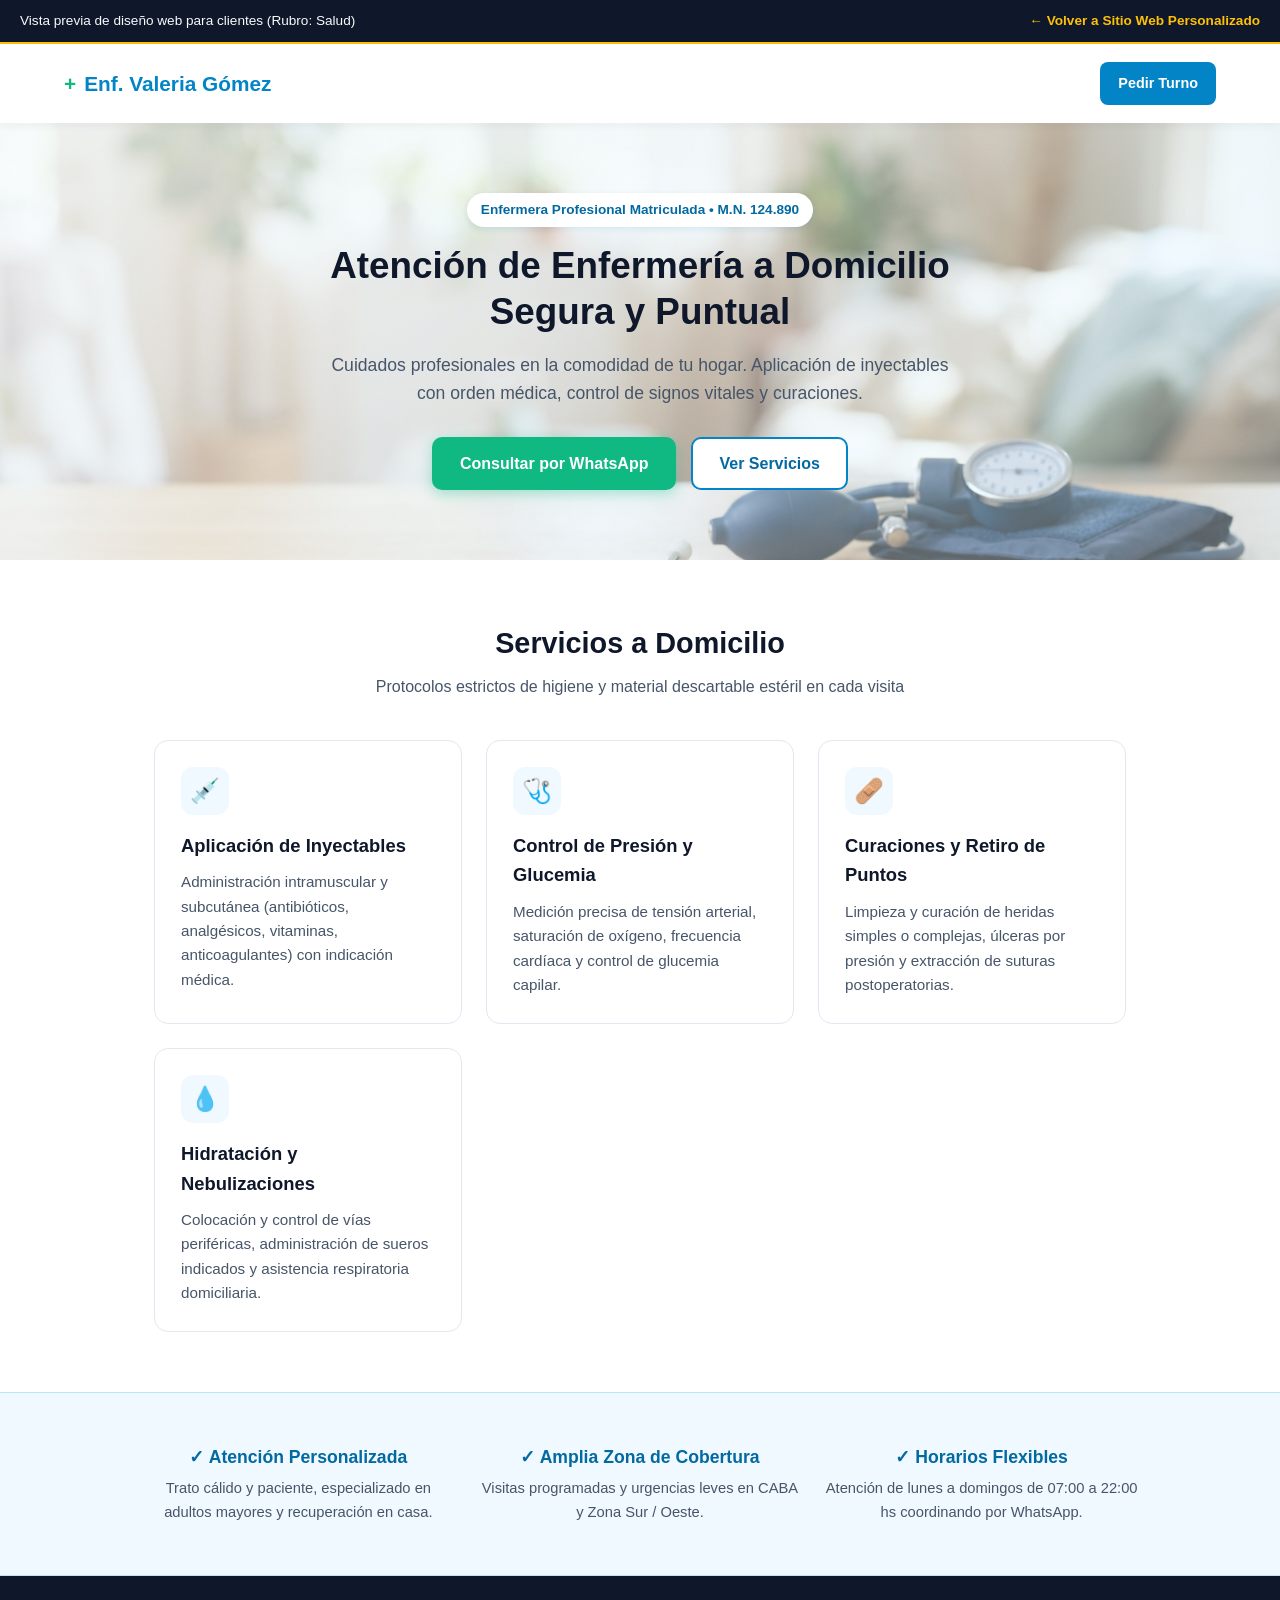
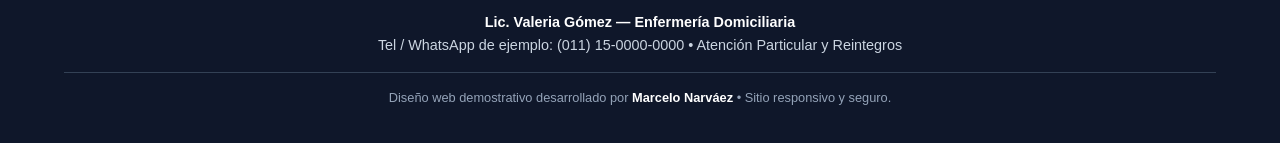
<file: demos/enfermeria.html>
<!DOCTYPE html>
<html lang="es">
<head>
    <meta charset="UTF-8">
    <meta name="viewport" content="width=device-width, initial-scale=1.0">
    <!-- Cabeceras de Seguridad -->
    <meta http-equiv="Content-Security-Policy" content="default-src 'self'; style-src 'self' 'unsafe-inline' https://fonts.googleapis.com; font-src 'self' https://fonts.gstatic.com; img-src 'self' data:;">
    <meta http-equiv="X-Content-Type-Options" content="nosniff">
    <meta name="referrer" content="strict-origin-when-cross-origin">
    
    <title>Lic. Valeria Gómez | Enfermería a Domicilio - Muestra Web</title>
    <link rel="preconnect" href="https://fonts.googleapis.com">
    <link href="https://fonts.googleapis.com/css2?family=Plus+Jakarta+Sans:wght@400;600;700&display=swap" rel="stylesheet">
    
    <style>
        :root {
            --primario: #0284c7;
            --primario-oscuro: #0369a1;
            --acento-salud: #10b981;
            --acento-hover: #059669;
            --fondo-claro: #f0f9ff;
            --texto-principal: #0f172a;
            --texto-secundario: #475569;
            --blanco: #ffffff;
        }

        * {
            box-sizing: border-box;
            margin: 0;
            padding: 0;
        }

        body {
            font-family: 'Plus Jakarta Sans', sans-serif;
            color: var(--texto-principal);
            background-color: var(--blanco);
            line-height: 1.6;
        }

        /* Barra superior de demostración para tus clientes */
        .barra-demo {
            background-color: #0f172a;
            color: #f8fafc;
            padding: 10px 20px;
            font-size: 0.85rem;
            display: flex;
            justify-content: space-between;
            align-items: center;
            flex-wrap: wrap;
            gap: 10px;
            border-bottom: 2px solid #ffc107;
        }

        .barra-demo a {
            color: #ffc107;
            text-decoration: none;
            font-weight: 700;
        }

        .barra-demo a:hover {
            text-decoration: underline;
        }

        /* Encabezado / Navegación */
        header {
            background-color: var(--blanco);
            padding: 18px 5%;
            display: flex;
            justify-content: space-between;
            align-items: center;
            box-shadow: 0 2px 10px rgba(0, 0, 0, 0.05);
            position: sticky;
            top: 0;
            z-index: 100;
        }

        .logo {
            font-size: 1.3rem;
            font-weight: 700;
            color: var(--primario);
            display: flex;
            align-items: center;
            gap: 8px;
        }

        .logo span {
            color: var(--acento-salud);
        }

        .btn-nav {
            background-color: var(--primario);
            color: var(--blanco);
            padding: 10px 18px;
            border-radius: 8px;
            text-decoration: none;
            font-weight: 600;
            font-size: 0.9rem;
            transition: background 0.3s;
        }

        .btn-nav:hover {
            background-color: var(--primario-oscuro);
        }

        /* Sección Hero */
        .hero {
            background-image:
            linear-gradient(135deg, rgba(240, 249, 255, 0.46) 0%, rgba(224, 242, 254, 0.40) 100%),
            url('../img/img_Enfermeria.webp');
            background-position: center;
            background-size: cover;
            background-repeat: no-repeat;
            padding: 70px 5%;
            text-align: center;
        }

        .badge-matricula {
            display: inline-block;
            background-color: var(--blanco);
            color: var(--primario-oscuro);
            padding: 6px 14px;
            border-radius: 20px;
            font-size: 0.85rem;
            font-weight: 600;
            margin-bottom: 16px;
            box-shadow: 0 2px 6px rgba(2, 132, 199, 0.12);
        }

        .hero h1 {
            font-size: 2.3rem;
            color: var(--texto-principal);
            max-width: 750px;
            margin: 0 auto 16px auto;
            line-height: 1.25;
        }

        .hero p {
            font-size: 1.1rem;
            color: var(--texto-secundario);
            max-width: 620px;
            margin: 0 auto 30px auto;
        }

        .botones-hero {
            display: flex;
            justify-content: center;
            gap: 15px;
            flex-wrap: wrap;
        }

        .btn-whatsapp {
            background-color: var(--acento-salud);
            color: var(--blanco);
            padding: 14px 28px;
            border-radius: 10px;
            text-decoration: none;
            font-weight: 700;
            font-size: 1rem;
            box-shadow: 0 4px 14px rgba(16, 185, 129, 0.35);
            transition: transform 0.2s, background 0.3s;
        }

        .btn-whatsapp:hover {
            background-color: var(--acento-hover);
            transform: translateY(-2px);
        }

        .btn-llamada {
            background-color: var(--blanco);
            color: var(--primario-oscuro);
            border: 2px solid var(--primario);
            padding: 12px 26px;
            border-radius: 10px;
            text-decoration: none;
            font-weight: 700;
            font-size: 1rem;
            transition: background 0.3s;
        }

        .btn-llamada:hover {
            background-color: var(--fondo-claro);
        }

        /* Sección Servicios */
        .seccion {
            padding: 60px 5%;
            max-width: 1100px;
            margin: 0 auto;
        }

        .titulo-seccion {
            text-align: center;
            margin-bottom: 40px;
        }

        .titulo-seccion h2 {
            font-size: 1.8rem;
            color: var(--texto-principal);
            margin-bottom: 8px;
        }

        .titulo-seccion p {
            color: var(--texto-secundario);
        }

        .grid-servicios {
            display: grid;
            grid-template-columns: repeat(auto-fit, minmax(240px, 1fr));
            gap: 24px;
        }

        .card-servicio {
            background-color: var(--blanco);
            border: 1px solid #e2e8f0;
            border-radius: 14px;
            padding: 26px;
            transition: transform 0.25s, box-shadow 0.25s;
        }

        .card-servicio:hover {
            transform: translateY(-4px);
            box-shadow: 0 10px 25px rgba(2, 132, 199, 0.1);
            border-color: var(--primario);
        }

        .icono-box {
            width: 48px;
            height: 48px;
            background-color: var(--fondo-claro);
            color: var(--primario);
            border-radius: 12px;
            display: flex;
            align-items: center;
            justify-content: center;
            font-size: 1.5rem;
            margin-bottom: 16px;
            font-weight: bold;
        }

        .card-servicio h3 {
            font-size: 1.15rem;
            margin-bottom: 10px;
            color: var(--texto-principal);
        }

        .card-servicio p {
            font-size: 0.95rem;
            color: var(--texto-secundario);
        }

        /* Sección Confianza / Cobertura */
        .banda-confianza {
            background-color: var(--fondo-claro);
            padding: 50px 5%;
            border-top: 1px solid #bae6fd;
            border-bottom: 1px solid #bae6fd;
        }

        .grid-beneficios {
            max-width: 1000px;
            margin: 0 auto;
            display: grid;
            grid-template-columns: repeat(auto-fit, minmax(260px, 1fr));
            gap: 25px;
            text-align: center;
        }

        .beneficio h4 {
            color: var(--primario-oscuro);
            font-size: 1.1rem;
            margin-bottom: 6px;
        }

        .beneficio p {
            color: var(--texto-secundario);
            font-size: 0.92rem;
        }

        /* Footer */
        footer {
            background-color: #0f172a;
            color: #cbd5e1;
            text-align: center;
            padding: 35px 5%;
            font-size: 0.9rem;
        }

        footer strong {
            color: var(--blanco);
        }

        .aviso-demo {
            margin-top: 15px;
            padding-top: 15px;
            border-top: 1px solid #334155;
            font-size: 0.8rem;
            color: #94a3b8;
        }

        @media (max-width: 600px) {
            .hero h1 {
                font-size: 1.75rem;
            }
            .barra-demo {
                justify-content: center;
                text-align: center;
            }
        }
    </style>
</head>
<body>

    <!-- Barra superior de navegación hacia tu web de servicios -->
    <div class="barra-demo">
        <span>Vista previa de diseño web para clientes (Rubro: Salud)</span>
        <a href="../index.html#sitio-web">← Volver a Sitio Web Personalizado</a>
    </div>

    <header>
        <div class="logo"><span>+</span> Enf. Valeria Gómez</div>
        <a href="#contacto" class="btn-nav">Pedir Turno</a>
    </header>

    <section class="hero">
        <span class="badge-matricula">Enfermera Profesional Matriculada • M.N. 124.890</span>
        <h1>Atención de Enfermería a Domicilio Segura y Puntual</h1>
        <p>Cuidados profesionales en la comodidad de tu hogar. Aplicación de inyectables con orden médica, control de signos vitales y curaciones.</p>
        <div class="botones-hero">
            <a href="https://wa.me/5491100000000?text=Hola,%20quisiera%20consultar%20por%20atenci%C3%B3n%20de%20enfermer%C3%ADa%20a%20domicilio" target="_blank" rel="noopener noreferrer" class="btn-whatsapp">
                Consultar por WhatsApp
            </a>
            <a href="#servicios" class="btn-llamada">Ver Servicios</a>
        </div>
    </section>

    <section id="servicios" class="seccion">
        <div class="titulo-seccion">
            <h2>Servicios a Domicilio</h2>
            <p>Protocolos estrictos de higiene y material descartable estéril en cada visita</p>
        </div>

        <div class="grid-servicios">
            <div class="card-servicio">
                <div class="icono-box">💉</div>
                <h3>Aplicación de Inyectables</h3>
                <p>Administración intramuscular y subcutánea (antibióticos, analgésicos, vitaminas, anticoagulantes) con indicación médica.</p>
            </div>

            <div class="card-servicio">
                <div class="icono-box">🩺</div>
                <h3>Control de Presión y Glucemia</h3>
                <p>Medición precisa de tensión arterial, saturación de oxígeno, frecuencia cardíaca y control de glucemia capilar.</p>
            </div>

            <div class="card-servicio">
                <div class="icono-box">🩹</div>
                <h3>Curaciones y Retiro de Puntos</h3>
                <p>Limpieza y curación de heridas simples o complejas, úlceras por presión y extracción de suturas postoperatorias.</p>
            </div>

            <div class="card-servicio">
                <div class="icono-box">💧</div>
                <h3>Hidratación y Nebulizaciones</h3>
                <p>Colocación y control de vías periféricas, administración de sueros indicados y asistencia respiratoria domiciliaria.</p>
            </div>
        </div>
    </section>

    <section class="banda-confianza">
        <div class="grid-beneficios">
            <div class="beneficio">
                <h4>✓ Atención Personalizada</h4>
                <p>Trato cálido y paciente, especializado en adultos mayores y recuperación en casa.</p>
            </div>
            <div class="beneficio">
                <h4>✓ Amplia Zona de Cobertura</h4>
                <p>Visitas programadas y urgencias leves en CABA y Zona Sur / Oeste.</p>
            </div>
            <div class="beneficio">
                <h4>✓ Horarios Flexibles</h4>
                <p>Atención de lunes a domingos de 07:00 a 22:00 hs coordinando por WhatsApp.</p>
            </div>
        </div>
    </section>

    <footer id="contacto">
        <p><strong>Lic. Valeria Gómez — Enfermería Domiciliaria</strong></p>
        <p>Tel / WhatsApp de ejemplo: (011) 15-0000-0000 • Atención Particular y Reintegros</p>
        <div class="aviso-demo">
            Diseño web demostrativo desarrollado por <strong>Marcelo Narváez</strong> • Sitio responsivo y seguro.
        </div>
    </footer>

</body>
</html>
</file>
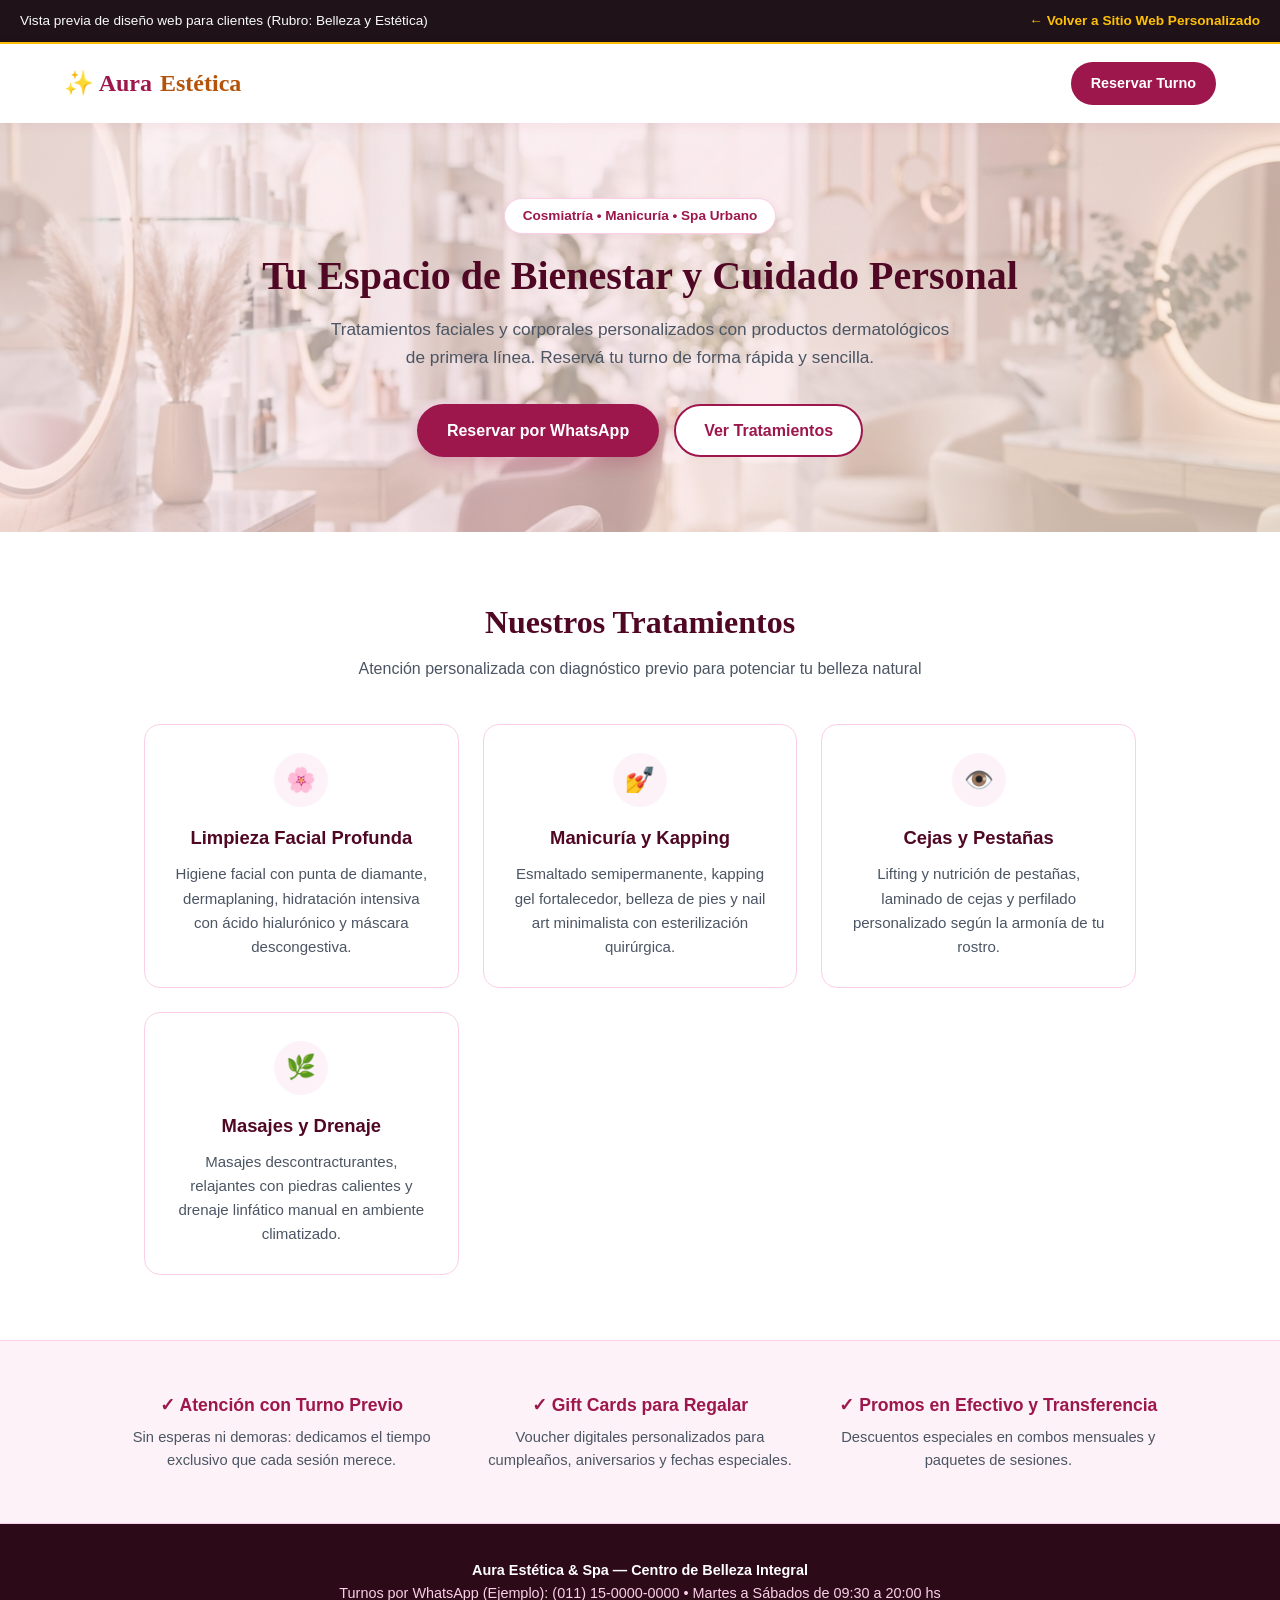
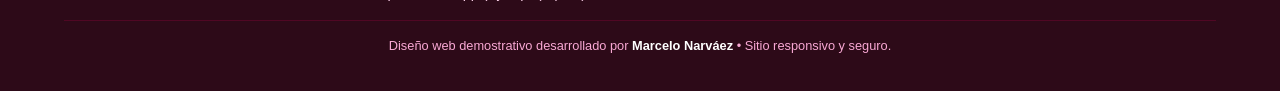
<file: demos/estetica.html>
<!DOCTYPE html>
<html lang="es">
<head>
    <meta charset="UTF-8">
    <meta name="viewport" content="width=device-width, initial-scale=1.0">
    <!-- Cabeceras de Seguridad -->
    <meta http-equiv="Content-Security-Policy" content="default-src 'self'; style-src 'self' 'unsafe-inline' https://fonts.googleapis.com; font-src 'self' https://fonts.gstatic.com; img-src 'self' data:;">
    <meta http-equiv="X-Content-Type-Options" content="nosniff">
    <meta name="referrer" content="strict-origin-when-cross-origin">
    
    <title>Aura Estética & Spa | Centro de Belleza Integral - Muestra Web</title>
    <link rel="preconnect" href="https://fonts.googleapis.com">
    <link href="https://fonts.googleapis.com/css2?family=Playfair+Display:wght@600;700&family=Plus+Jakarta+Sans:wght@400;500;600;700&display=swap" rel="stylesheet">
    
    <style>
        :root {
            --primario: #9d174d;
            --primario-hover: #831843;
            --rosa-suave: #fdf2f8;
            --rosa-borde: #fbcfe8;
            --dorado: #b45309;
            --verde-wsp: #16a34a;
            --verde-wsp-hover: #15803d;
            --texto: #1f2937;
            --texto-suave: #4b5563;
            --blanco: #ffffff;
        }

        * {
            box-sizing: border-box;
            margin: 0;
            padding: 0;
        }

        body {
            font-family: 'Plus Jakarta Sans', sans-serif;
            color: var(--texto);
            background-color: var(--blanco);
            line-height: 1.6;
        }

        /* Barra superior de demostración para tus clientes */
        .barra-demo {
            background-color: #1f1218;
            color: #f8fafc;
            padding: 10px 20px;
            font-size: 0.85rem;
            display: flex;
            justify-content: space-between;
            align-items: center;
            flex-wrap: wrap;
            gap: 10px;
            border-bottom: 2px solid #ffc107;
        }

        .barra-demo a {
            color: #ffc107;
            text-decoration: none;
            font-weight: 700;
        }

        .barra-demo a:hover {
            text-decoration: underline;
        }

        /* Header */
        header {
            background-color: var(--blanco);
            padding: 18px 5%;
            display: flex;
            justify-content: space-between;
            align-items: center;
            box-shadow: 0 2px 12px rgba(157, 23, 77, 0.07);
            position: sticky;
            top: 0;
            z-index: 100;
        }

        .logo {
            font-family: 'Playfair Display', serif;
            font-size: 1.5rem;
            font-weight: 700;
            color: var(--primario);
            display: flex;
            align-items: center;
            gap: 8px;
        }

        .logo span {
            color: var(--dorado);
            font-weight: 600;
        }

        .btn-nav {
            background-color: var(--primario);
            color: var(--blanco);
            padding: 10px 20px;
            border-radius: 50px;
            text-decoration: none;
            font-weight: 600;
            font-size: 0.9rem;
            transition: background 0.3s;
        }

        .btn-nav:hover {
            background-color: var(--primario-hover);
        }

        /* Hero */
        .hero {
            background:
            linear-gradient(135deg, rgba(253, 242, 248, 0.45) 0%, rgba(252, 231, 243, 0.40) 50%, rgba(255, 251, 235, 0.42) 100%),
            url('../img/img_CentroEstetica.webp') center / cover no-repeat;
        padding: 75px 5%;
        text-align: center;
        }

        .badge-estudio {
            display: inline-block;
            background-color: var(--blanco);
            color: var(--primario);
            border: 1px solid var(--rosa-borde);
            padding: 6px 18px;
            border-radius: 50px;
            font-size: 0.85rem;
            font-weight: 600;
            margin-bottom: 18px;
            box-shadow: 0 2px 8px rgba(157, 23, 77, 0.08);
        }

        .hero h1 {
            font-family: 'Playfair Display', serif;
            font-size: 2.5rem;
            color: #500724;
            max-width: 760px;
            margin: 0 auto 16px auto;
            line-height: 1.22;
        }

        .hero p {
            font-size: 1.08rem;
            color: var(--texto-suave);
            max-width: 620px;
            margin: 0 auto 32px auto;
        }

        .cta-grupo {
            display: flex;
            justify-content: center;
            gap: 15px;
            flex-wrap: wrap;
        }

        .btn-wsp {
            background-color: var(--primario);
            color: var(--blanco);
            padding: 14px 30px;
            border-radius: 50px;
            text-decoration: none;
            font-weight: 700;
            font-size: 1rem;
            box-shadow: 0 6px 18px rgba(157, 23, 77, 0.25);
            transition: transform 0.2s, background 0.3s;
        }

        .btn-wsp:hover {
            background-color: var(--primario-hover);
            transform: translateY(-2px);
        }

        .btn-tratamientos {
            background-color: var(--blanco);
            color: var(--primario);
            border: 2px solid var(--primario);
            padding: 12px 28px;
            border-radius: 50px;
            text-decoration: none;
            font-weight: 700;
            font-size: 1rem;
            transition: background 0.3s;
        }

        .btn-tratamientos:hover {
            background-color: var(--rosa-suave);
        }

        /* Tratamientos */
        .seccion {
            padding: 65px 5%;
            max-width: 1120px;
            margin: 0 auto;
        }

        .encabezado-seccion {
            text-align: center;
            margin-bottom: 42px;
        }

        .encabezado-seccion h2 {
            font-family: 'Playfair Display', serif;
            font-size: 2rem;
            color: #500724;
            margin-bottom: 8px;
        }

        .encabezado-seccion p {
            color: var(--texto-suave);
        }

        .grid-servicios {
            display: grid;
            grid-template-columns: repeat(auto-fit, minmax(250px, 1fr));
            gap: 24px;
        }

        .card {
            background-color: var(--blanco);
            border: 1px solid var(--rosa-borde);
            border-radius: 16px;
            padding: 28px;
            text-align: center;
            transition: transform 0.25s, box-shadow 0.25s;
        }

        .card:hover {
            transform: translateY(-4px);
            box-shadow: 0 12px 26px rgba(157, 23, 77, 0.1);
            border-color: var(--primario);
        }

        .icono {
            width: 54px;
            height: 54px;
            background-color: var(--rosa-suave);
            color: var(--primario);
            border-radius: 50%;
            display: inline-flex;
            align-items: center;
            justify-content: center;
            font-size: 1.5rem;
            margin-bottom: 16px;
        }

        .card h3 {
            font-size: 1.15rem;
            color: #500724;
            margin-bottom: 10px;
        }

        .card p {
            font-size: 0.94rem;
            color: var(--texto-suave);
        }

        /* Banda Experiencia / Gift Cards */
        .banda-experiencia {
            background-color: var(--rosa-suave);
            padding: 50px 5%;
            border-top: 1px solid var(--rosa-borde);
            border-bottom: 1px solid var(--rosa-borde);
        }

        .grid-experiencia {
            max-width: 1050px;
            margin: 0 auto;
            display: grid;
            grid-template-columns: repeat(auto-fit, minmax(250px, 1fr));
            gap: 25px;
            text-align: center;
        }

        .item-exp h4 {
            color: var(--primario);
            font-size: 1.1rem;
            margin-bottom: 6px;
        }

        .item-exp p {
            color: var(--texto-suave);
            font-size: 0.92rem;
        }

        /* Footer */
        footer {
            background-color: #2d0a18;
            color: #fbcfe8;
            text-align: center;
            padding: 35px 5%;
            font-size: 0.9rem;
        }

        footer strong {
            color: var(--blanco);
        }

        .aviso-demo {
            margin-top: 15px;
            padding-top: 15px;
            border-top: 1px solid #500724;
            font-size: 0.8rem;
            color: #f9a8d4;
        }

        @media (max-width: 600px) {
            .hero h1 {
                font-size: 1.9rem;
            }
            .barra-demo {
                justify-content: center;
                text-align: center;
            }
        }
    </style>
</head>
<body>

    <!-- Barra superior de navegación hacia tu web de servicios -->
    <div class="barra-demo">
        <span>Vista previa de diseño web para clientes (Rubro: Belleza y Estética)</span>
        <a href="../index.html#sitio-web">← Volver a Sitio Web Personalizado</a>
    </div>

    <header>
        <div class="logo">✨ Aura <span>Estética</span></div>
        <a href="#contacto" class="btn-nav">Reservar Turno</a>
    </header>

    <section class="hero">
        <span class="badge-estudio">Cosmiatría • Manicuría • Spa Urbano</span>
        <h1>Tu Espacio de Bienestar y Cuidado Personal</h1>
        <p>Tratamientos faciales y corporales personalizados con productos dermatológicos de primera línea. Reservá tu turno de forma rápida y sencilla.</p>
        <div class="cta-grupo">
            <a href="https://wa.me/5491100000000?text=Hola,%20quisiera%20consultar%20turnos%20y%20precios%20de%20tratamientos" target="_blank" rel="noopener noreferrer" class="btn-wsp">
                Reservar por WhatsApp
            </a>
            <a href="#tratamientos" class="btn-tratamientos">Ver Tratamientos</a>
        </div>
    </section>

    <section id="tratamientos" class="seccion">
        <div class="encabezado-seccion">
            <h2>Nuestros Tratamientos</h2>
            <p>Atención personalizada con diagnóstico previo para potenciar tu belleza natural</p>
        </div>

        <div class="grid-servicios">
            <div class="card">
                <div class="icono">🌸</div>
                <h3>Limpieza Facial Profunda</h3>
                <p>Higiene facial con punta de diamante, dermaplaning, hidratación intensiva con ácido hialurónico y máscara descongestiva.</p>
            </div>

            <div class="card">
                <div class="icono">💅</div>
                <h3>Manicuría y Kapping</h3>
                <p>Esmaltado semipermanente, kapping gel fortalecedor, belleza de pies y nail art minimalista con esterilización quirúrgica.</p>
            </div>

            <div class="card">
                <div class="icono">👁️</div>
                <h3>Cejas y Pestañas</h3>
                <p>Lifting y nutrición de pestañas, laminado de cejas y perfilado personalizado según la armonía de tu rostro.</p>
            </div>

            <div class="card">
                <div class="icono">🌿</div>
                <h3>Masajes y Drenaje</h3>
                <p>Masajes descontracturantes, relajantes con piedras calientes y drenaje linfático manual en ambiente climatizado.</p>
            </div>
        </div>
    </section>

    <section class="banda-experiencia">
        <div class="grid-experiencia">
            <div class="item-exp">
                <h4>✓ Atención con Turno Previo</h4>
                <p>Sin esperas ni demoras: dedicamos el tiempo exclusivo que cada sesión merece.</p>
            </div>
            <div class="item-exp">
                <h4>✓ Gift Cards para Regalar</h4>
                <p>Voucher digitales personalizados para cumpleaños, aniversarios y fechas especiales.</p>
            </div>
            <div class="item-exp">
                <h4>✓ Promos en Efectivo y Transferencia</h4>
                <p>Descuentos especiales en combos mensuales y paquetes de sesiones.</p>
            </div>
        </div>
    </section>

    <footer id="contacto">
        <p><strong>Aura Estética & Spa — Centro de Belleza Integral</strong></p>
        <p>Turnos por WhatsApp (Ejemplo): (011) 15-0000-0000 • Martes a Sábados de 09:30 a 20:00 hs</p>
        <div class="aviso-demo">
            Diseño web demostrativo desarrollado por <strong>Marcelo Narváez</strong> • Sitio responsivo y seguro.
        </div>
    </footer>

</body>
</html>
</file>
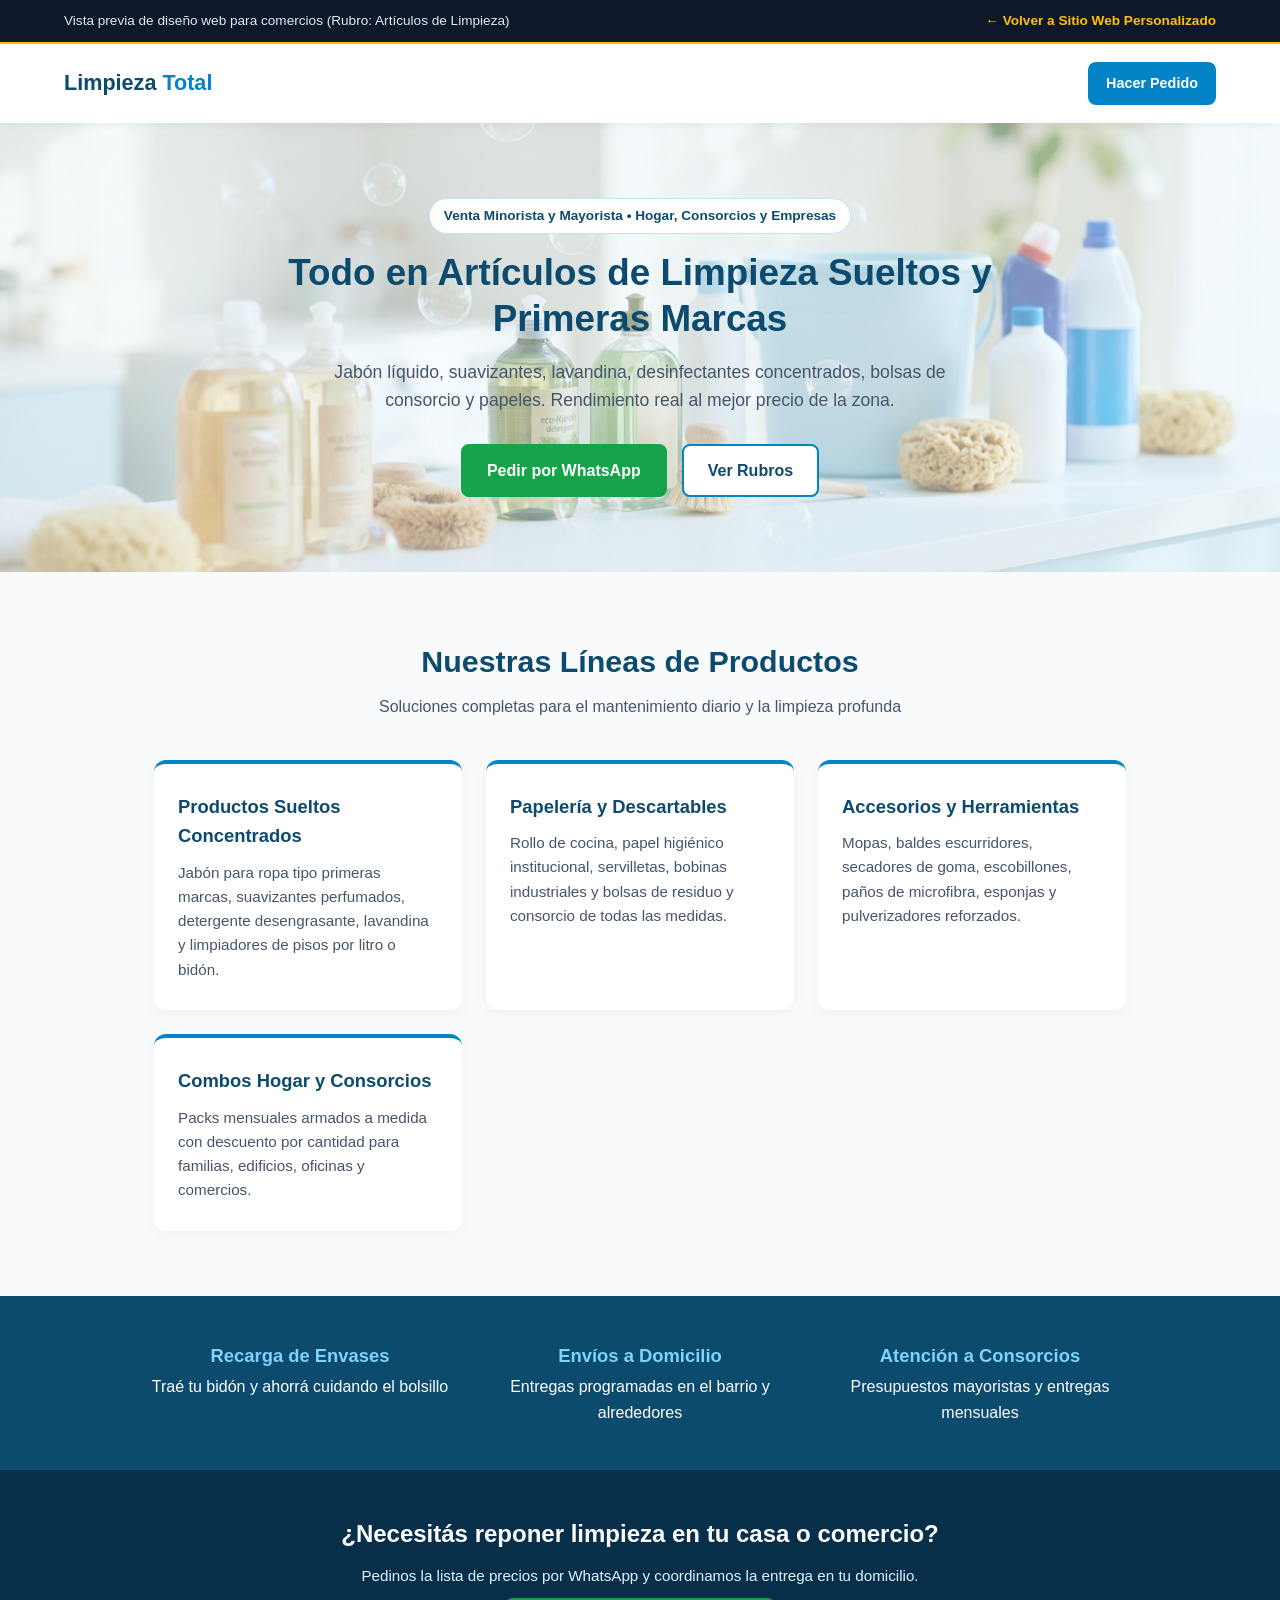
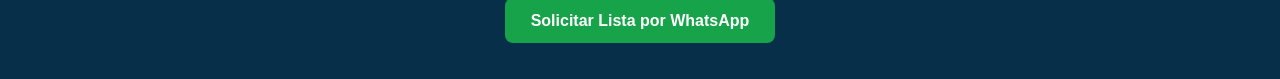
<file: demos/limpieza.html>
<!DOCTYPE html>
<html lang="es">
<head>
    <meta charset="UTF-8">
    <meta name="viewport" content="width=device-width, initial-scale=1.0">
    <meta http-equiv="Content-Security-Policy" content="default-src 'self'; style-src 'self' 'unsafe-inline' https://fonts.googleapis.com; font-src 'self' https://fonts.gstatic.com; img-src 'self' data:;">
    <title>Limpieza Total | Artículos de Limpieza Sueltos y Envasados</title>
    <meta name="description" content="Casa de artículos de limpieza para el hogar, consorcios y comercios. Productos sueltos concentrados, primeras marcas, papeles y envíos a domicilio.">
    <link rel="preconnect" href="https://fonts.googleapis.com">
    <link rel="preconnect" href="https://fonts.gstatic.com" crossorigin>
    <link href="https://fonts.googleapis.com/css2?family=Plus+Jakarta+Sans:wght@400;600;700&display=swap" rel="stylesheet">
    <style>
        :root {
            --azul-profundo: #0c4a6e;
            --azul-limpio: #0284c7;
            --celeste-suave: #e0f2fe;
            --fondo-claro: #f8fafc;
            --menta: #0d9488;
            --texto-oscuro: #0f172a;
            --texto-gris: #475569;
            --blanco: #ffffff;
        }

        * {
            box-sizing: border-box;
            margin: 0;
            padding: 0;
        }

        body {
            font-family: 'Plus Jakarta Sans', sans-serif;
            background-color: var(--fondo-claro);
            color: var(--texto-oscuro);
            line-height: 1.6;
        }

        /* Barra superior demo */
        .barra-demo {
            background-color: #0f172a;
            color: #e2e8f0;
            padding: 10px 5%;
            display: flex;
            justify-content: space-between;
            align-items: center;
            flex-wrap: wrap;
            gap: 10px;
            font-size: 0.85rem;
            border-bottom: 2px solid #ffc107;
        }

        .barra-demo a {
            color: #ffc107;
            text-decoration: none;
            font-weight: 700;
        }

        .barra-demo a:hover {
            text-decoration: underline;
        }

        /* Navegación */
        header {
            background-color: var(--blanco);
            padding: 18px 5%;
            display: flex;
            justify-content: space-between;
            align-items: center;
            box-shadow: 0 2px 10px rgba(0, 0, 0, 0.05);
            position: sticky;
            top: 0;
            z-index: 100;
        }

        .logo {
            font-size: 1.35rem;
            font-weight: 700;
            color: var(--azul-profundo);
        }

        .logo span {
            color: var(--azul-limpio);
        }

        .btn-nav {
            background-color: var(--azul-limpio);
            color: var(--blanco);
            padding: 10px 18px;
            border-radius: 8px;
            text-decoration: none;
            font-weight: 600;
            font-size: 0.9rem;
            transition: background 0.3s;
        }

        .btn-nav:hover {
            background-color: var(--azul-profundo);
        }

        /* Hero con imagen de fondo traslúcida */
        .hero {
            background-image:
                linear-gradient(135deg, rgba(240, 249, 255, 0.48) 0%, rgba(224, 242, 254, 0.42) 100%),
                url('../img/img_Limpieza.webp');
            background-position: center;
            background-size: cover;
            background-repeat: no-repeat;
            padding: 75px 5%;
            text-align: center;
        }

        .badge-rubro {
            display: inline-block;
            background-color: var(--blanco);
            color: var(--azul-profundo);
            border: 1px solid #bae6fd;
            padding: 6px 14px;
            border-radius: 20px;
            font-size: 0.85rem;
            font-weight: 600;
            margin-bottom: 16px;
        }

        .hero h1 {
            font-size: 2.3rem;
            color: var(--azul-profundo);
            max-width: 760px;
            margin: 0 auto 16px auto;
            line-height: 1.25;
        }

        .hero p {
            font-size: 1.1rem;
            color: var(--texto-gris);
            max-width: 640px;
            margin: 0 auto 30px auto;
        }

        .botones-hero {
            display: flex;
            justify-content: center;
            gap: 15px;
            flex-wrap: wrap;
        }

        .btn-wsp {
            background-color: #16a34a;
            color: var(--blanco);
            padding: 14px 26px;
            border-radius: 8px;
            text-decoration: none;
            font-weight: 700;
            transition: transform 0.2s, background 0.3s;
        }

        .btn-wsp:hover {
            background-color: #15803d;
            transform: translateY(-2px);
        }

        .btn-secundario {
            background-color: var(--blanco);
            color: var(--azul-profundo);
            border: 2px solid var(--azul-limpio);
            padding: 12px 24px;
            border-radius: 8px;
            text-decoration: none;
            font-weight: 600;
            transition: background 0.3s;
        }

        .btn-secundario:hover {
            background-color: var(--celeste-suave);
        }

        /* Sección Productos */
        .seccion {
            padding: 65px 5%;
            max-width: 1100px;
            margin: 0 auto;
        }

        .titulo-seccion {
            text-align: center;
            margin-bottom: 40px;
        }

        .titulo-seccion h2 {
            font-size: 1.9rem;
            color: var(--azul-profundo);
            margin-bottom: 8px;
        }

        .titulo-seccion p {
            color: var(--texto-gris);
        }

        .grid-servicios {
            display: grid;
            grid-template-columns: repeat(auto-fit, minmax(240px, 1fr));
            gap: 24px;
        }

        .card-servicio {
            background-color: var(--blanco);
            padding: 28px 24px;
            border-radius: 12px;
            border-top: 4px solid var(--azul-limpio);
            box-shadow: 0 4px 15px rgba(0, 0, 0, 0.04);
        }

        .card-servicio h3 {
            font-size: 1.15rem;
            color: var(--azul-profundo);
            margin-bottom: 10px;
        }

        .card-servicio p {
            font-size: 0.95rem;
            color: var(--texto-gris);
        }

        /* Banda beneficios */
        .banda-confianza {
            background-color: var(--azul-profundo);
            color: var(--blanco);
            padding: 45px 5%;
            text-align: center;
        }

        .banda-grid {
            max-width: 1000px;
            margin: 0 auto;
            display: grid;
            grid-template-columns: repeat(auto-fit, minmax(220px, 1fr));
            gap: 20px;
        }

        .banda-item strong {
            display: block;
            font-size: 1.15rem;
            color: #7dd3fc;
            margin-bottom: 4px;
        }

        /* Footer */
        footer {
            background-color: #082f49;
            color: #e0f2fe;
            text-align: center;
            padding: 45px 5%;
        }

        footer h2 {
            color: var(--blanco);
            margin-bottom: 10px;
        }

        footer p {
            margin-bottom: 20px;
            font-size: 0.95rem;
        }

        @media (max-width: 600px) {
            .hero h1 {
                font-size: 1.75rem;
            }
        }
    </style>
</head>
<body>

    <div class="barra-demo">
        <span>Vista previa de diseño web para comercios (Rubro: Artículos de Limpieza)</span>
        <a href="../index.html#sitio-web">← Volver a Sitio Web Personalizado</a>
    </div>

    <header>
        <div class="logo">Limpieza <span>Total</span></div>
        <a href="#contacto" class="btn-nav">Hacer Pedido</a>
    </header>

    <section class="hero">
        <span class="badge-rubro">Venta Minorista y Mayorista • Hogar, Consorcios y Empresas</span>
        <h1>Todo en Artículos de Limpieza Sueltos y Primeras Marcas</h1>
        <p>Jabón líquido, suavizantes, lavandina, desinfectantes concentrados, bolsas de consorcio y papeles. Rendimiento real al mejor precio de la zona.</p>
        <div class="botones-hero">
            <a href="https://wa.me/5491100000000?text=Hola,%20quisiera%20consultar%20precios%20de%20art%C3%ADculos%20de%20limpieza" target="_blank" rel="noopener noreferrer" class="btn-wsp">Pedir por WhatsApp</a>
            <a href="#productos" class="btn-secundario">Ver Rubros</a>
        </div>
    </section>

    <section id="productos" class="seccion">
        <div class="titulo-seccion">
            <h2>Nuestras Líneas de Productos</h2>
            <p>Soluciones completas para el mantenimiento diario y la limpieza profunda</p>
        </div>
        <div class="grid-servicios">
            <article class="card-servicio">
                <h3>Productos Sueltos Concentrados</h3>
                <p>Jabón para ropa tipo primeras marcas, suavizantes perfumados, detergente desengrasante, lavandina y limpiadores de pisos por litro o bidón.</p>
            </article>
            <article class="card-servicio">
                <h3>Papelería y Descartables</h3>
                <p>Rollo de cocina, papel higiénico institucional, servilletas, bobinas industriales y bolsas de residuo y consorcio de todas las medidas.</p>
            </article>
            <article class="card-servicio">
                <h3>Accesorios y Herramientas</h3>
                <p>Mopas, baldes escurridores, secadores de goma, escobillones, paños de microfibra, esponjas y pulverizadores reforzados.</p>
            </article>
            <article class="card-servicio">
                <h3>Combos Hogar y Consorcios</h3>
                <p>Packs mensuales armados a medida con descuento por cantidad para familias, edificios, oficinas y comercios.</p>
            </article>
        </div>
    </section>

    <section class="banda-confianza">
        <div class="banda-grid">
            <div class="banda-item">
                <strong>Recarga de Envases</strong>
                <span>Traé tu bidón y ahorrá cuidando el bolsillo</span>
            </div>
            <div class="banda-item">
                <strong>Envíos a Domicilio</strong>
                <span>Entregas programadas en el barrio y alrededores</span>
            </div>
            <div class="banda-item">
                <strong>Atención a Consorcios</strong>
                <span>Presupuestos mayoristas y entregas mensuales</span>
            </div>
        </div>
    </section>

    <footer id="contacto">
        <h2>¿Necesitás reponer limpieza en tu casa o comercio?</h2>
        <p>Pedinos la lista de precios por WhatsApp y coordinamos la entrega en tu domicilio.</p>
        <a href="https://wa.me/5491100000000?text=Hola,%20me%20pas%C3%A1s%20la%20lista%20de%20precios%20de%20limpieza?" target="_blank" rel="noopener noreferrer" class="btn-wsp">Solicitar Lista por WhatsApp</a>
    </footer>

</body>
</html>
</file>
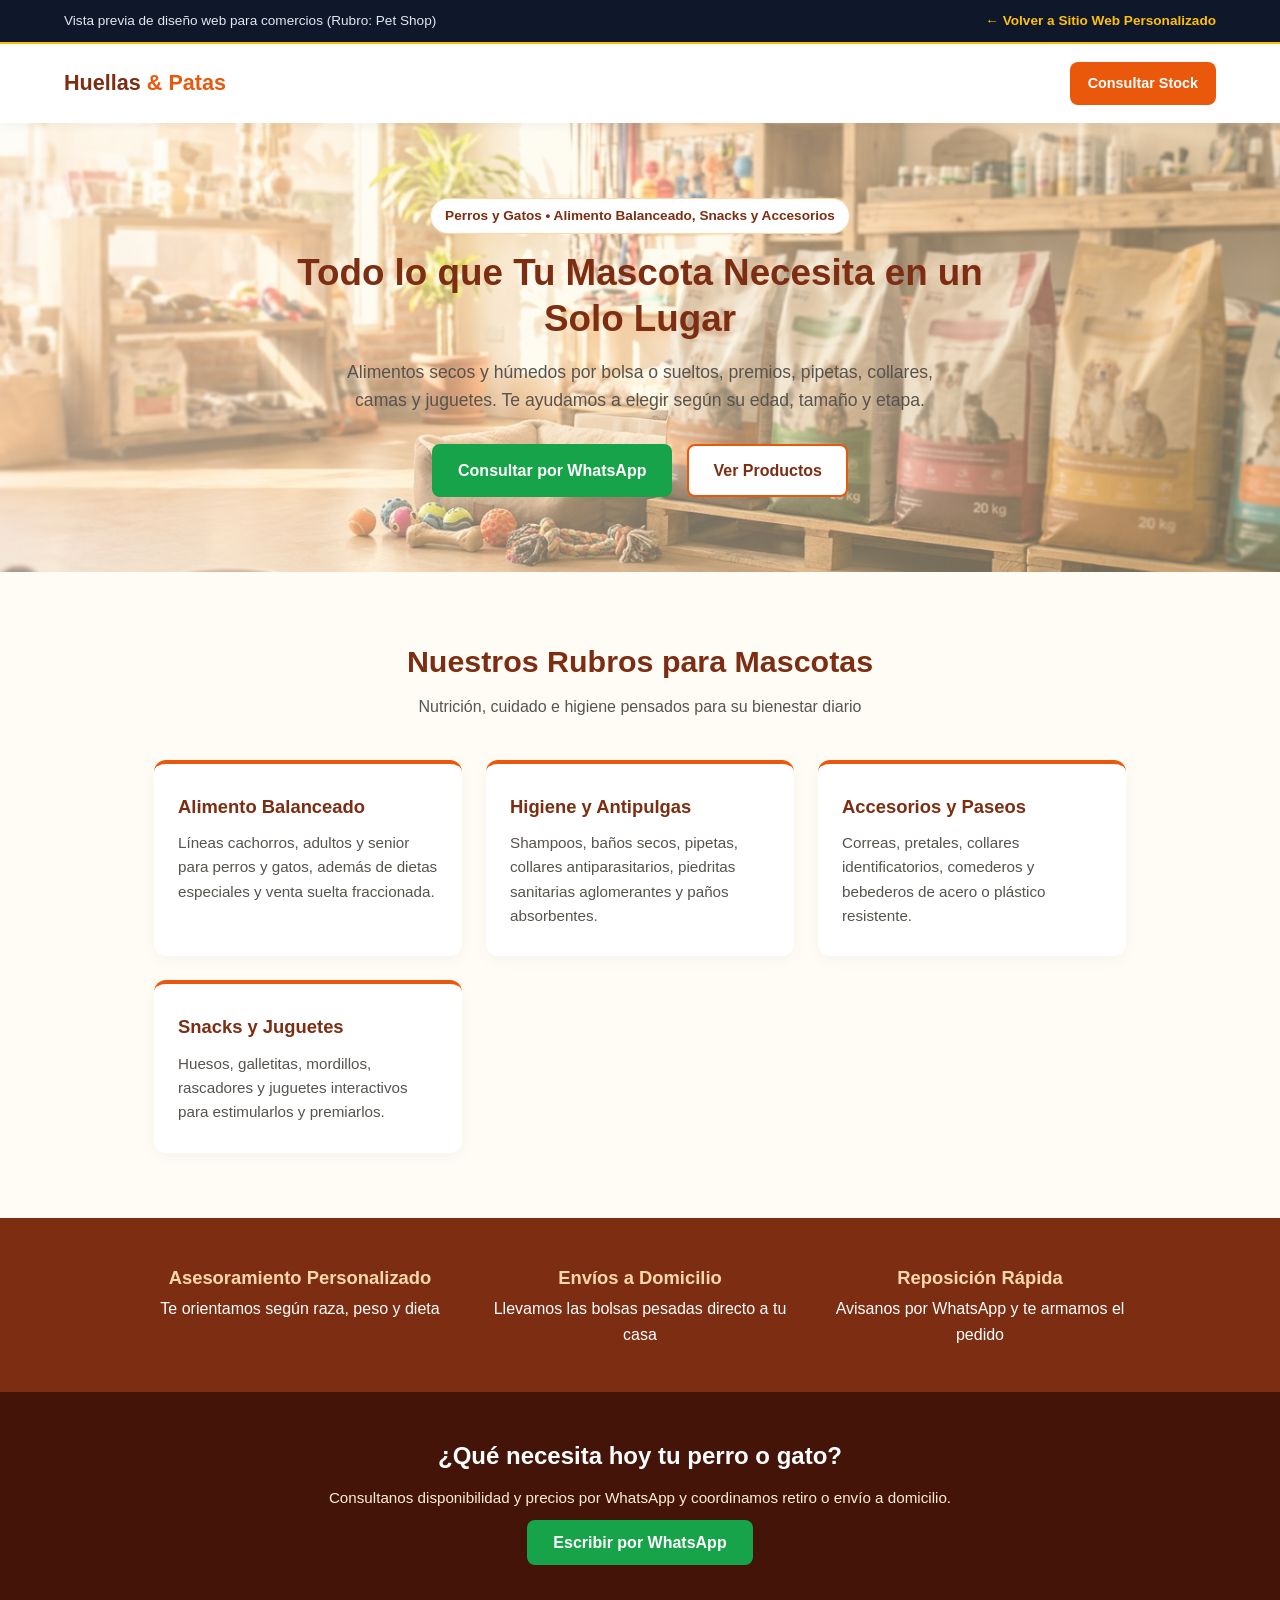
<file: demos/petshop.html>
<!DOCTYPE html>
<html lang="es">
<head>
    <meta charset="UTF-8">
    <meta name="viewport" content="width=device-width, initial-scale=1.0">
    <meta http-equiv="Content-Security-Policy" content="default-src 'self'; style-src 'self' 'unsafe-inline' https://fonts.googleapis.com; font-src 'self' https://fonts.gstatic.com; img-src 'self' data:;">
    <title>Huellas &amp; Patas | Pet Shop, Alimento Balanceado y Accesorios</title>
    <meta name="description" content="Pet shop con alimento balanceado para perros y gatos, snacks, accesorios, higiene y envíos a domicilio. Atención cercana para el cuidado de tu mascota.">
    <link rel="preconnect" href="https://fonts.googleapis.com">
    <link rel="preconnect" href="https://fonts.gstatic.com" crossorigin>
    <link href="https://fonts.googleapis.com/css2?family=Plus+Jakarta+Sans:wght@400;600;700&display=swap" rel="stylesheet">
    <style>
        :root {
            --marron-calido: #7c2d12;
            --naranja-pet: #ea580c;
            --ambar-claro: #fef3c7;
            --crema-pet: #fffbf5;
            --verde-apoyo: #15803d;
            --texto-oscuro: #1c1917;
            --texto-gris: #57534e;
            --blanco: #ffffff;
        }

        * {
            box-sizing: border-box;
            margin: 0;
            padding: 0;
        }

        body {
            font-family: 'Plus Jakarta Sans', sans-serif;
            background-color: var(--crema-pet);
            color: var(--texto-oscuro);
            line-height: 1.6;
        }

        /* Barra superior demo */
        .barra-demo {
            background-color: #0f172a;
            color: #e2e8f0;
            padding: 10px 5%;
            display: flex;
            justify-content: space-between;
            align-items: center;
            flex-wrap: wrap;
            gap: 10px;
            font-size: 0.85rem;
            border-bottom: 2px solid #ffc107;
        }

        .barra-demo a {
            color: #ffc107;
            text-decoration: none;
            font-weight: 700;
        }

        .barra-demo a:hover {
            text-decoration: underline;
        }

        /* Navegación */
        header {
            background-color: var(--blanco);
            padding: 18px 5%;
            display: flex;
            justify-content: space-between;
            align-items: center;
            box-shadow: 0 2px 10px rgba(0, 0, 0, 0.05);
            position: sticky;
            top: 0;
            z-index: 100;
        }

        .logo {
            font-size: 1.35rem;
            font-weight: 700;
            color: var(--marron-calido);
        }

        .logo span {
            color: var(--naranja-pet);
        }

        .btn-nav {
            background-color: var(--naranja-pet);
            color: var(--blanco);
            padding: 10px 18px;
            border-radius: 8px;
            text-decoration: none;
            font-weight: 600;
            font-size: 0.9rem;
            transition: background 0.3s;
        }

        .btn-nav:hover {
            background-color: var(--marron-calido);
        }

        /* Hero con imagen de fondo traslúcida */
        .hero {
            background-image:
                linear-gradient(135deg, rgba(255, 251, 245, 0.48) 0%, rgba(254, 243, 199, 0.42) 100%),
                url('../img/img_PetShop.webp');
            background-position: center;
            background-size: cover;
            background-repeat: no-repeat;
            padding: 75px 5%;
            text-align: center;
        }

        .badge-rubro {
            display: inline-block;
            background-color: var(--blanco);
            color: var(--marron-calido);
            border: 1px solid #fed7aa;
            padding: 6px 14px;
            border-radius: 20px;
            font-size: 0.85rem;
            font-weight: 600;
            margin-bottom: 16px;
        }

        .hero h1 {
            font-size: 2.3rem;
            color: var(--marron-calido);
            max-width: 760px;
            margin: 0 auto 16px auto;
            line-height: 1.25;
        }

        .hero p {
            font-size: 1.1rem;
            color: var(--texto-gris);
            max-width: 640px;
            margin: 0 auto 30px auto;
        }

        .botones-hero {
            display: flex;
            justify-content: center;
            gap: 15px;
            flex-wrap: wrap;
        }

        .btn-wsp {
            background-color: #16a34a;
            color: var(--blanco);
            padding: 14px 26px;
            border-radius: 8px;
            text-decoration: none;
            font-weight: 700;
            transition: transform 0.2s, background 0.3s;
        }

        .btn-wsp:hover {
            background-color: #15803d;
            transform: translateY(-2px);
        }

        .btn-secundario {
            background-color: var(--blanco);
            color: var(--marron-calido);
            border: 2px solid var(--naranja-pet);
            padding: 12px 24px;
            border-radius: 8px;
            text-decoration: none;
            font-weight: 600;
            transition: background 0.3s;
        }

        .btn-secundario:hover {
            background-color: var(--ambar-claro);
        }

        /* Sección Productos */
        .seccion {
            padding: 65px 5%;
            max-width: 1100px;
            margin: 0 auto;
        }

        .titulo-seccion {
            text-align: center;
            margin-bottom: 40px;
        }

        .titulo-seccion h2 {
            font-size: 1.9rem;
            color: var(--marron-calido);
            margin-bottom: 8px;
        }

        .titulo-seccion p {
            color: var(--texto-gris);
        }

        .grid-servicios {
            display: grid;
            grid-template-columns: repeat(auto-fit, minmax(240px, 1fr));
            gap: 24px;
        }

        .card-servicio {
            background-color: var(--blanco);
            padding: 28px 24px;
            border-radius: 12px;
            border-top: 4px solid var(--naranja-pet);
            box-shadow: 0 4px 15px rgba(0, 0, 0, 0.04);
        }

        .card-servicio h3 {
            font-size: 1.15rem;
            color: var(--marron-calido);
            margin-bottom: 10px;
        }

        .card-servicio p {
            font-size: 0.95rem;
            color: var(--texto-gris);
        }

        /* Banda beneficios */
        .banda-confianza {
            background-color: var(--marron-calido);
            color: var(--blanco);
            padding: 45px 5%;
            text-align: center;
        }

        .banda-grid {
            max-width: 1000px;
            margin: 0 auto;
            display: grid;
            grid-template-columns: repeat(auto-fit, minmax(220px, 1fr));
            gap: 20px;
        }

        .banda-item strong {
            display: block;
            font-size: 1.15rem;
            color: #fed7aa;
            margin-bottom: 4px;
        }

        /* Footer */
        footer {
            background-color: #431407;
            color: #ffedd5;
            text-align: center;
            padding: 45px 5%;
        }

        footer h2 {
            color: var(--blanco);
            margin-bottom: 10px;
        }

        footer p {
            margin-bottom: 20px;
            font-size: 0.95rem;
        }

        @media (max-width: 600px) {
            .hero h1 {
                font-size: 1.75rem;
            }
        }
    </style>
</head>
<body>

    <div class="barra-demo">
        <span>Vista previa de diseño web para comercios (Rubro: Pet Shop)</span>
        <a href="../index.html#sitio-web">← Volver a Sitio Web Personalizado</a>
    </div>

    <header>
        <div class="logo">Huellas <span>&amp; Patas</span></div>
        <a href="#contacto" class="btn-nav">Consultar Stock</a>
    </header>

    <section class="hero">
        <span class="badge-rubro">Perros y Gatos • Alimento Balanceado, Snacks y Accesorios</span>
        <h1>Todo lo que Tu Mascota Necesita en un Solo Lugar</h1>
        <p>Alimentos secos y húmedos por bolsa o sueltos, premios, pipetas, collares, camas y juguetes. Te ayudamos a elegir según su edad, tamaño y etapa.</p>
        <div class="botones-hero">
            <a href="https://wa.me/5491100000000?text=Hola,%20quisiera%20consultar%20por%20alimento%20y%20productos%20para%20mi%20mascota" target="_blank" rel="noopener noreferrer" class="btn-wsp">Consultar por WhatsApp</a>
            <a href="#productos" class="btn-secundario">Ver Productos</a>
        </div>
    </section>

    <section id="productos" class="seccion">
        <div class="titulo-seccion">
            <h2>Nuestros Rubros para Mascotas</h2>
            <p>Nutrición, cuidado e higiene pensados para su bienestar diario</p>
        </div>
        <div class="grid-servicios">
            <article class="card-servicio">
                <h3>Alimento Balanceado</h3>
                <p>Líneas cachorros, adultos y senior para perros y gatos, además de dietas especiales y venta suelta fraccionada.</p>
            </article>
            <article class="card-servicio">
                <h3>Higiene y Antipulgas</h3>
                <p>Shampoos, baños secos, pipetas, collares antiparasitarios, piedritas sanitarias aglomerantes y paños absorbentes.</p>
            </article>
            <article class="card-servicio">
                <h3>Accesorios y Paseos</h3>
                <p>Correas, pretales, collares identificatorios, comederos y bebederos de acero o plástico resistente.</p>
            </article>
            <article class="card-servicio">
                <h3>Snacks y Juguetes</h3>
                <p>Huesos, galletitas, mordillos, rascadores y juguetes interactivos para estimularlos y premiarlos.</p>
            </article>
        </div>
    </section>

    <section class="banda-confianza">
        <div class="banda-grid">
            <div class="banda-item">
                <strong>Asesoramiento Personalizado</strong>
                <span>Te orientamos según raza, peso y dieta</span>
            </div>
            <div class="banda-item">
                <strong>Envíos a Domicilio</strong>
                <span>Llevamos las bolsas pesadas directo a tu casa</span>
            </div>
            <div class="banda-item">
                <strong>Reposición Rápida</strong>
                <span>Avisanos por WhatsApp y te armamos el pedido</span>
            </div>
        </div>
    </section>

    <footer id="contacto">
        <h2>¿Qué necesita hoy tu perro o gato?</h2>
        <p>Consultanos disponibilidad y precios por WhatsApp y coordinamos retiro o envío a domicilio.</p>
        <a href="https://wa.me/5491100000000?text=Hola,%20me%20pas%C3%A1s%20precios%20de%20alimento%20y%20accesorios%20para%20mascotas?" target="_blank" rel="noopener noreferrer" class="btn-wsp">Escribir por WhatsApp</a>
    </footer>

</body>
</html>
</file>
<file: styles.css>
body {
    background-image: url(img/imgFonfo_Noviembre.webp);
    background-position: center center;
    background-repeat: no repeat; 
    background-attachment: fixed;
    background-size:cover;
    background-color: #0d0d0d; /* Color de respaldo mientras carga */
    color: rgb(235, 179, 28);
    font-family:Verdana, Geneva, Tahoma, sans-serif;
    position: relative;
    
    
}
    /* Ajuste del contenedor principal */
  .group {
      width: 100%;
      max-width: 1100px;
      padding-top: 20%;
      padding-bottom: 20%;
      margin: 0 auto;
      padding: 20px 15px;
      text-align: center;
}
  .video {
      padding-top: 65px;
}

  .footer {
     background-color: rgba(0, 0, 0, 0.8);
    border-top: 1px solid rgba(255, 193, 7, 0.3);
    border-radius: 10px;
    padding: 30px 20px;
    margin-top: 40px;
    text-align: center;
      
}

.footer h3 {
    color: #ffc107;
    margin-top: 0;
    margin-bottom: 20px;
}

.contacto-links {
    display: flex;
    justify-content: center;
    flex-wrap: wrap;
    gap: 12px;
    margin-bottom: 20px;
}

.btn-contacto {
    text-decoration: none;
    color: #fff;
    background-color: rgba(255, 255, 255, 0.08);
    border: 1px solid #ffc107;
    padding: 10px 18px;
    border-radius: 6px;
    font-weight: bold;
    font-size: 0.95rem;
    transition: all 0.3s ease;
}

.btn-contacto:hover {
    background-color: #ffc107;
    color: #111;
    transform: translateY(-2px);
}

.copyright {
    color: #aaa;
    font-size: 0.85rem;
    margin: 0;
}

/* Desplazamiento suave al hacer clic en el menú */
html {
    scroll-behavior: smooth;
}

/* Barra de navegación */
.menu {
    display: flex;
    justify-content: center;
    flex-wrap: wrap;
    gap: 15px;
    margin: 25px 0 40px 0;
}

.menu a {
    color: #ffc107;
    text-decoration: none;
    border: 1px solid #ffc107;
    padding: 8px 16px;
    border-radius: 5px;
    font-weight: bold;
    transition: background-color 0.3s, color 0.3s;
}

.menu a:hover {
    background-color: #ffc107;
    color: #111;
}

/* Bloques de cada habilidad */
.seccion-habilidad {
    background-color: rgba(0, 0, 0, 0.72);
    border: 1px solid rgba(255, 193, 7, 0.3);
    border-radius: 10px;
    padding: 25px;
    margin: 30px auto;
    max-width: 960px;
    text-align: center;
}

.seccion-habilidad h2 {
    color: #ffc107;
    margin-bottom: 10px;
}

.seccion-habilidad p {
    color: #f1f1f1;
    margin-bottom: 20px;
}

/* Hace que los videos se adapten si lo ven desde un celular */
.video video {
    max-width: 100%;
    height: auto;
    border-radius: 6px;
}

/* Cuadrícula de 2 columnas para los videos */
.galeria-videos {
    display: grid;
    grid-template-columns: repeat(2, 1fr);
    gap: 20px;
    margin-top: 20px;
}

/* Tarjeta individual de cada video */
.video-item {
    background-color: rgba(255, 255, 255, 0.05);
    border: 1px solid rgba(255, 193, 7, 0.2);
    border-radius: 8px;
    padding: 15px;
    display: flex;
    flex-direction: column;
    justify-content: space-between;
}

.video-item h4 {
    color: #ffc107;
    margin-top: 0;
    margin-bottom: 12px;
    font-size: 1rem;
}

/* Hace que el video ocupe exactamente el ancho de su celda */
.video-item video {
    width: 100%;
    height: auto;
    border-radius: 6px;
}

/* En pantallas de celular (menos de 768px), pasa a 1 sola columna */
@media (max-width: 768px) {
    .galeria-videos {
        grid-template-columns: 1fr;
    }

        /* Asegura que los márgenes y rellenos no desborden la pantalla en móviles */
    * {
        box-sizing: border-box;
    }
}

    /* REGLAS RESPONSIVAS PARA CELULARES (pantallas menores a 768px) */
@media (max-width: 768px) {
    .group {
        padding-top: 30px;
        padding-bottom: 30px;
    }

    header h1 {
        font-size: 1.5rem;
    }

    /* Botones del menú superior más cómodos para el pulgar */
    .menu {
        flex-direction: column;
        align-items: stretch;
        gap: 10px;
    }

    .menu a {
        text-align: center;
        padding: 12px;
    }

    /* Secciones más compactas en pantalla chica */
    .seccion-habilidad {
        padding: 18px 14px;
        margin: 20px auto;
    }

    /* Botones de contacto apilados a ancho completo en móvil */
    .contacto-links {
        flex-direction: column;
        align-items: stretch;
    }

    .btn-contacto {
        text-align: center;
        padding: 12px;
    }
}
/* Estilo de la reseña profesional en el encabezado */
.resena {
    max-width: 780px;
    margin: 15px auto 22px auto;
    padding: 12px 20px;
    background-color: rgba(0, 0, 0, 0.65);
    border-left: 3px solid #ffc107;
    border-right: 3px solid #ffc107;
    border-radius: 6px;
    color: #f1f1f1;
    font-size: 1rem;
    line-height: 1.5;
    text-align: center;
}
@media (max-width: 768px) {
    .resena {
        font-size: 0.9rem;
        padding: 10px 14px;
        margin: 12px 10px 18px 10px;
    }
}
/* Grilla de botones de maquetas demo */
.demos-container {
    margin-top: 24px;
    padding-top: 18px;
    border-top: 1px solid rgba(255, 193, 7, 0.25);
}

.demos-subtitulo {
    font-size: 0.95rem;
    color: #cbd5e1;
    margin-bottom: 16px;
}

.demos-grid {
    display: grid;
    grid-template-columns: repeat(2, 1fr);
    gap: 14px;
    max-width: 680px;
    margin: 0 auto;
}

.btn-demo {
    display: flex;
    align-items: center;
    justify-content: center;
    gap: 10px;
    background-color: rgba(15, 23, 42, 0.85);
    color: #ffffff;
    border: 1.5px solid #ffc107;
    border-radius: 8px;
    padding: 13px 16px;
    text-decoration: none;
    font-weight: 600;
    font-size: 0.95rem;
    transition: all 0.25s ease;
}

.btn-demo:hover {
    background-color: #ffc107;
    color: #0f172a;
    transform: translateY(-2px);
    box-shadow: 0 4px 14px rgba(255, 193, 7, 0.35);
}

.demo-icono {
    font-size: 1.2rem;
}

/* Responsivo para celulares */
@media (max-width: 600px) {
    .demos-grid {
        grid-template-columns: 1fr;
    }
}
</file>
